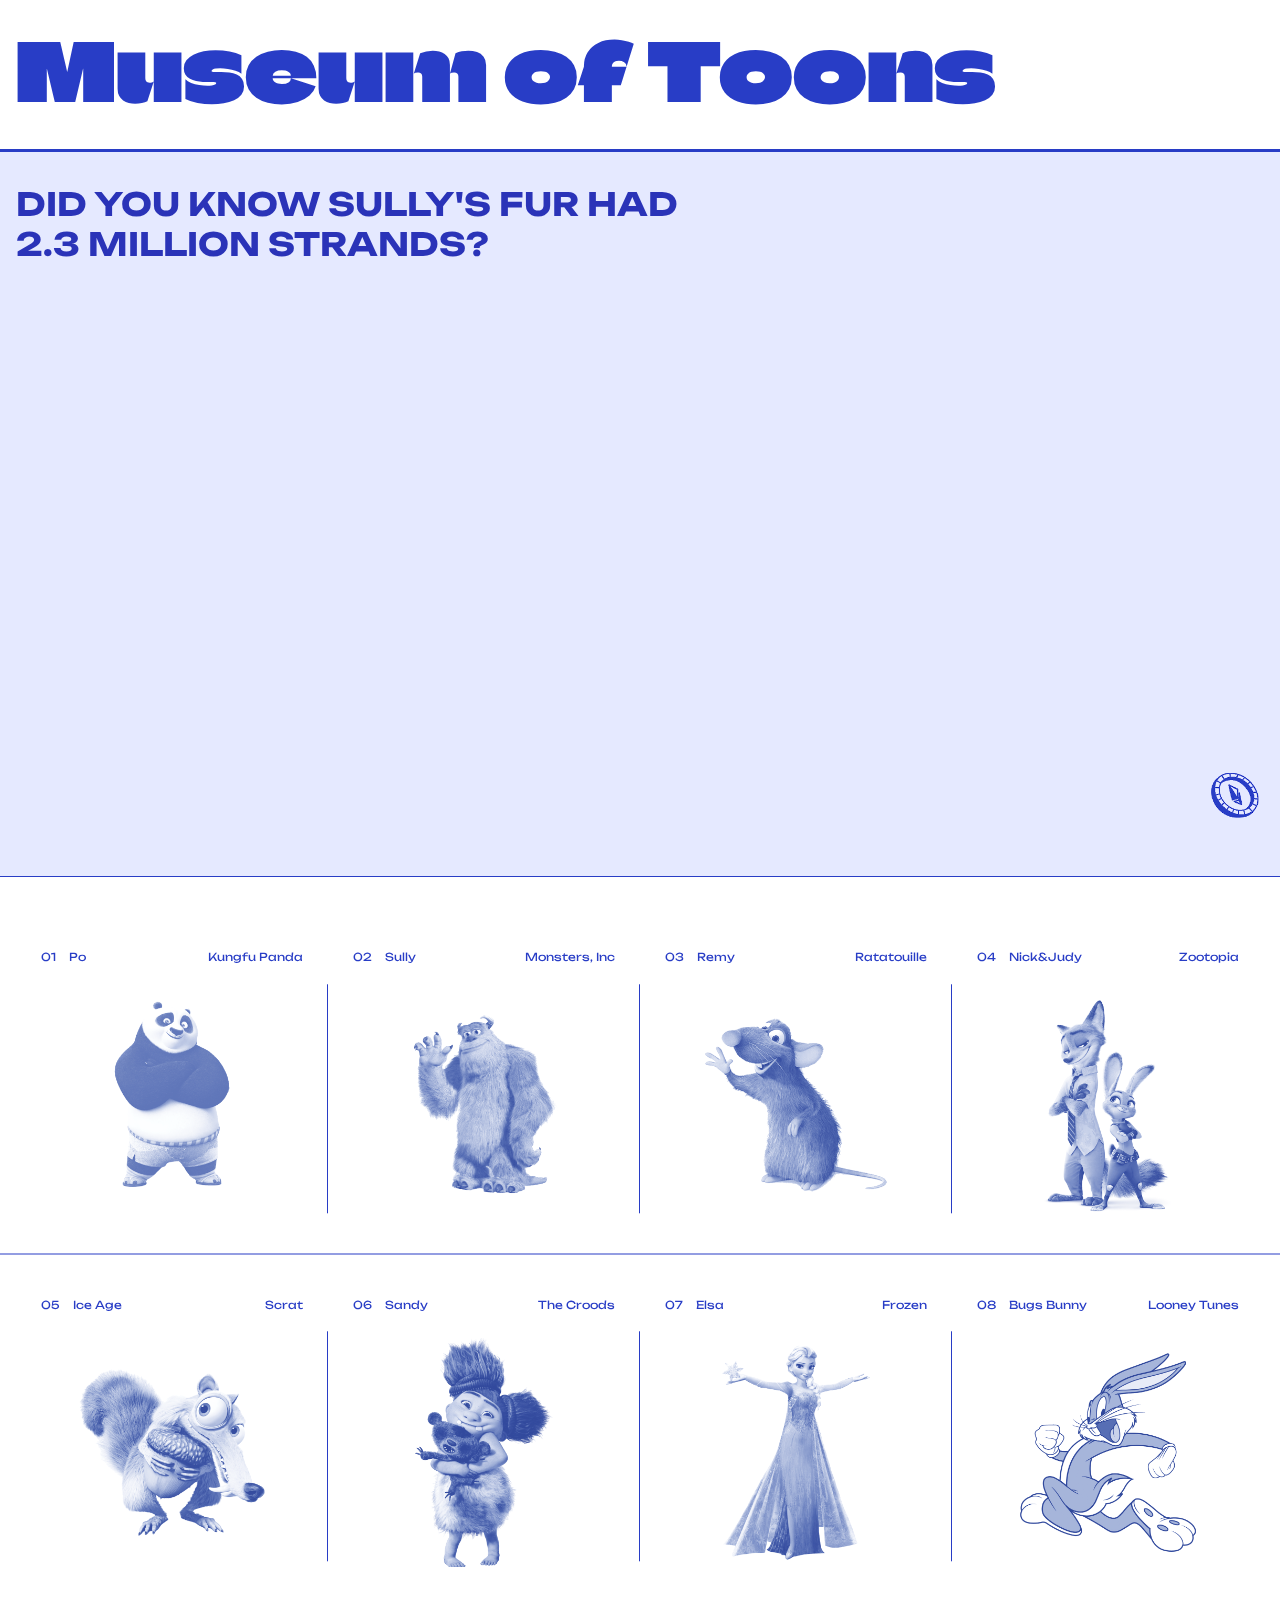
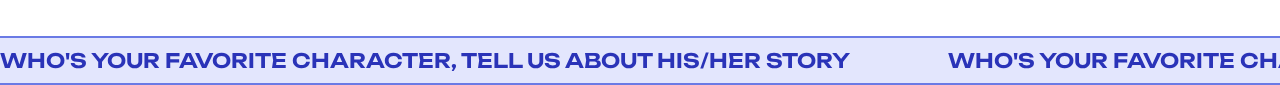
<file: index.html>
<!DOCTYPE html>
<html lang="en">

<head>
    <meta charset="UTF-8">
    <meta name="viewport"
          content="width=device-width,initial-scale=1,minimum-scale=1,maximum-scale=1,user-scalable=no"/>
    <link rel="stylesheet" href="index.css">
    <link rel="stylesheet" href="indexMedia.css">
    <link href="https://fonts.googleapis.com/css2?family=Climate+Crisis&display=swap" rel="stylesheet">
    <link href="https://fonts.googleapis.com/css2?family=Unbounded:wght@100;200;300;400;600;700;900&display=swap"
          rel="stylesheet">

    <title>Museum of Tones</title>
</head>

<body>
<header>
    <h1>Museum of Toons</h1>
</header>
<div class="cartoon">
    <div class="sticky-info">
        <!--            <div class="sticky-info-left">-->
        <!--                 <h3 id="typewriter-title"></h3>-->
        <!--                 <p id="typewriter-body"></p>-->
        <!--            </div>-->
        <div class="fact-wrapper">
            <h3 class="fact-line">Did you know Sully's fur had<br>2.3 million strands?</h3>
            <h3 class="fact-line">Remy’s ratatouille was designed<br>by a real chef!</h3>
            <h3 class="fact-line">Nick Wilde was inspired<br>by 1950s Disney style.</h3>
            <h3 class="fact-line">Scrat’s acorn obsession defined<br>the whole Ice Age!</h3>
            <h3 class="fact-line">Elsa’s snowflake animation<br>has 42 unique shapes.</h3>
        </div>
    </div>
</div>
<div class="cartoon-list">
    <div class="item">
        <div class="title">
            <div class="title-left">
                <span>01</span>
                <span>Po</span>
            </div>
            <div class="title-right">
                <span>Kungfu Panda</span>
            </div>
        </div>
        <a href="infopanda.html"><img src="images/panda.png" alt=""></a>
    </div>
    <div class="item">
        <div class="title">
            <div class="title-left">
                <span>02</span>
                <span>Sully</span>
            </div>
            <div class="title-right">
                <span>Monsters, Inc</span>
            </div>
        </div>
        <a href="infomonster.html"><img src="images/monsters.png" alt=""></a>
    </div>
    <div class="item">
        <div class="title">
            <div class="title-left">
                <span>03</span>
                <span>Remy</span>
            </div>
            <div class="title-right">
                <span>Ratatouille</span>
            </div>
        </div>
        <a href="inforremy.html"><img src="images/ratatouille.png" alt=""></a>
    </div>
    <div class="item">
        <div class="title">
            <div class="title-left">
                <span>04</span>
                <span>Nick&Judy</span>
            </div>
            <div class="title-right">
                <span>Zootopia</span>
            </div>
        </div>
        <a href="infonickjuly.html"><img src="images/zootopia.png" alt=""></a>
    </div>
    <div class="item">
        <div class="title">
            <div class="title-left">
                <span>05</span>
                <span>Ice Age</span>
            </div>
            <div class="title-right">
                <span>Scrat</span>
            </div>
        </div>
        <a href="infoiceage.html"><img src="images/scrat.png" alt=""></a>
    </div>
    <div class="item">
        <div class="title">
            <div class="title-left">
                <span>06</span>
                <span>Sandy</span>
            </div>
            <div class="title-right">
                <span>The Croods</span>
            </div>
        </div>
        <a href="infocroods.html"><img src="images/croods.png" alt=""></a>
    </div>
    <div class="item">
        <div class="title">
            <div class="title-left">
                <span>07</span>
                <span>Elsa</span>
            </div>
            <div class="title-right">
                <span>Frozen</span>
            </div>
        </div>
        <a href="infoforzen.html"><img src="images/frozen.png" alt=""></a>
    </div>
    <div class="item">
        <div class="title">
            <div class="title-left">
                <span>08</span>
                <span>Bugs Bunny</span>
            </div>
            <div class="title-right">
                <span>Looney Tunes</span>
            </div>
        </div>
        <a href="infobugbunny.html"><img src="images/tunes.png" alt=""></a>
    </div>

</div>
<div class="set_icon"><img src="images/container.png" class="icon_set"/></div>
<div class="cartoon-con">


    <div class="cartoon-form">
        <h3 class="form_title">
            <p>Create Your Own Star!</p>
            <div class="close_con">
                <img src="images/close.png"/>
            </div>
        </h3>
        <label>When is the film released?</label>
        <input type="text">
        <label>Which studio produced the film?</label>
        <input type="text">
        <label>Who directed the film?</label>
        <input type="text">
        <label>Who are the main characters?</label>
        <input type="text">
        <label>What is a one-line summary of the movie?</label>
        <input type="text">
        <label>Anything fun you’d like to share about this movie?</label>
        <textarea></textarea>
        <label>Any interview that can help us understand this movie better?</label>
        <textarea></textarea>
        <button class="submit_btn">SUBMIT</button>
    </div>
</div>
<div class="scroll-container">
    <div class="scroll-text">
        WHO'S YOUR FAVORITE CHARACTER, TELL US ABOUT HIS/HER STORY &nbsp;&nbsp;&nbsp;&nbsp;&nbsp;&nbsp;&nbsp;&nbsp;&nbsp;&nbsp;&nbsp;&nbsp;&nbsp;&nbsp;&nbsp;&nbsp;&nbsp;&nbsp;
        WHO'S YOUR FAVORITE CHARACTER, TELL US ABOUT HIS/HER STORY &nbsp;&nbsp;&nbsp;&nbsp;&nbsp;&nbsp;&nbsp;&nbsp;&nbsp;&nbsp;&nbsp;&nbsp;&nbsp;&nbsp;&nbsp;&nbsp;&nbsp;&nbsp;
        WHO'S YOUR FAVORITE CHARACTER, TELL US ABOUT HIS/HER STORY &nbsp;&nbsp;&nbsp;&nbsp;&nbsp;&nbsp;&nbsp;&nbsp;&nbsp;&nbsp;&nbsp;&nbsp;&nbsp;&nbsp;&nbsp;&nbsp;&nbsp;&nbsp;
        WHO'S YOUR FAVORITE CHARACTER, TELL US ABOUT HIS/HER STORY &nbsp;&nbsp;&nbsp;&nbsp;&nbsp;&nbsp;&nbsp;&nbsp;&nbsp;&nbsp;&nbsp;&nbsp;&nbsp;&nbsp;&nbsp;&nbsp;&nbsp;&nbsp;
    </div>
</div>

</body>

<script>
    const titleText = "Initializing character database...";
    const bodyText = "Active files: 8 identities loaded\nHover to preview / Click to unlock file";

    const titleEl = document.getElementById("typewriter-title");
    const bodyEl = document.getElementById("typewriter-body");
    const factLines = document.querySelectorAll(".fact-line");

    let titleIndex = 0;
    let bodyIndex = 0;
    let currentFact = 0;

    // function typeTitle() {
    //   if (titleIndex < titleText.length) {
    //     titleEl.innerHTML += titleText.charAt(titleIndex++);
    //     setTimeout(typeTitle, 65);
    //   } else {
    //     setTimeout(typeBody, 400);
    //   }
    // }

    function typeBody() {
        if (bodyIndex < bodyText.length) {
            const char = bodyText.charAt(bodyIndex++);
            bodyEl.innerHTML += char === "\n" ? "<br>" : char;
            setTimeout(typeBody, 45);
        } else {
            setTimeout(startFactLoop, 800);
        }
    }

    function startFactLoop() {
        factLines.forEach((line, i) => {
            line.classList.remove("active");
        });
        factLines[0].classList.add("active");

        setInterval(() => {
            factLines[currentFact].classList.remove("active");
            currentFact = (currentFact + 1) % factLines.length;
            factLines[currentFact].classList.add("active");
        }, 3500);
    }

    startFactLoop()
    // typeTitle();


    let icon_set = document.querySelector('.icon_set')
    let close_con = document.querySelector('.close_con')
    let cartoon_con = document.querySelector('.cartoon-con')
    let form_state = false
    icon_set.onclick = function () {
        if(!form_state){
            cartoon_con.style.left = '0'
        }else {
            cartoon_con.style.left = '-100%'
        }
        form_state = !form_state
    }
    close_con.onclick = function () {
        if(!form_state){
            cartoon_con.style.left = '0'
        }else {
            cartoon_con.style.left = '-100%'
        }
        form_state = !form_state
    }
</script>
</file>
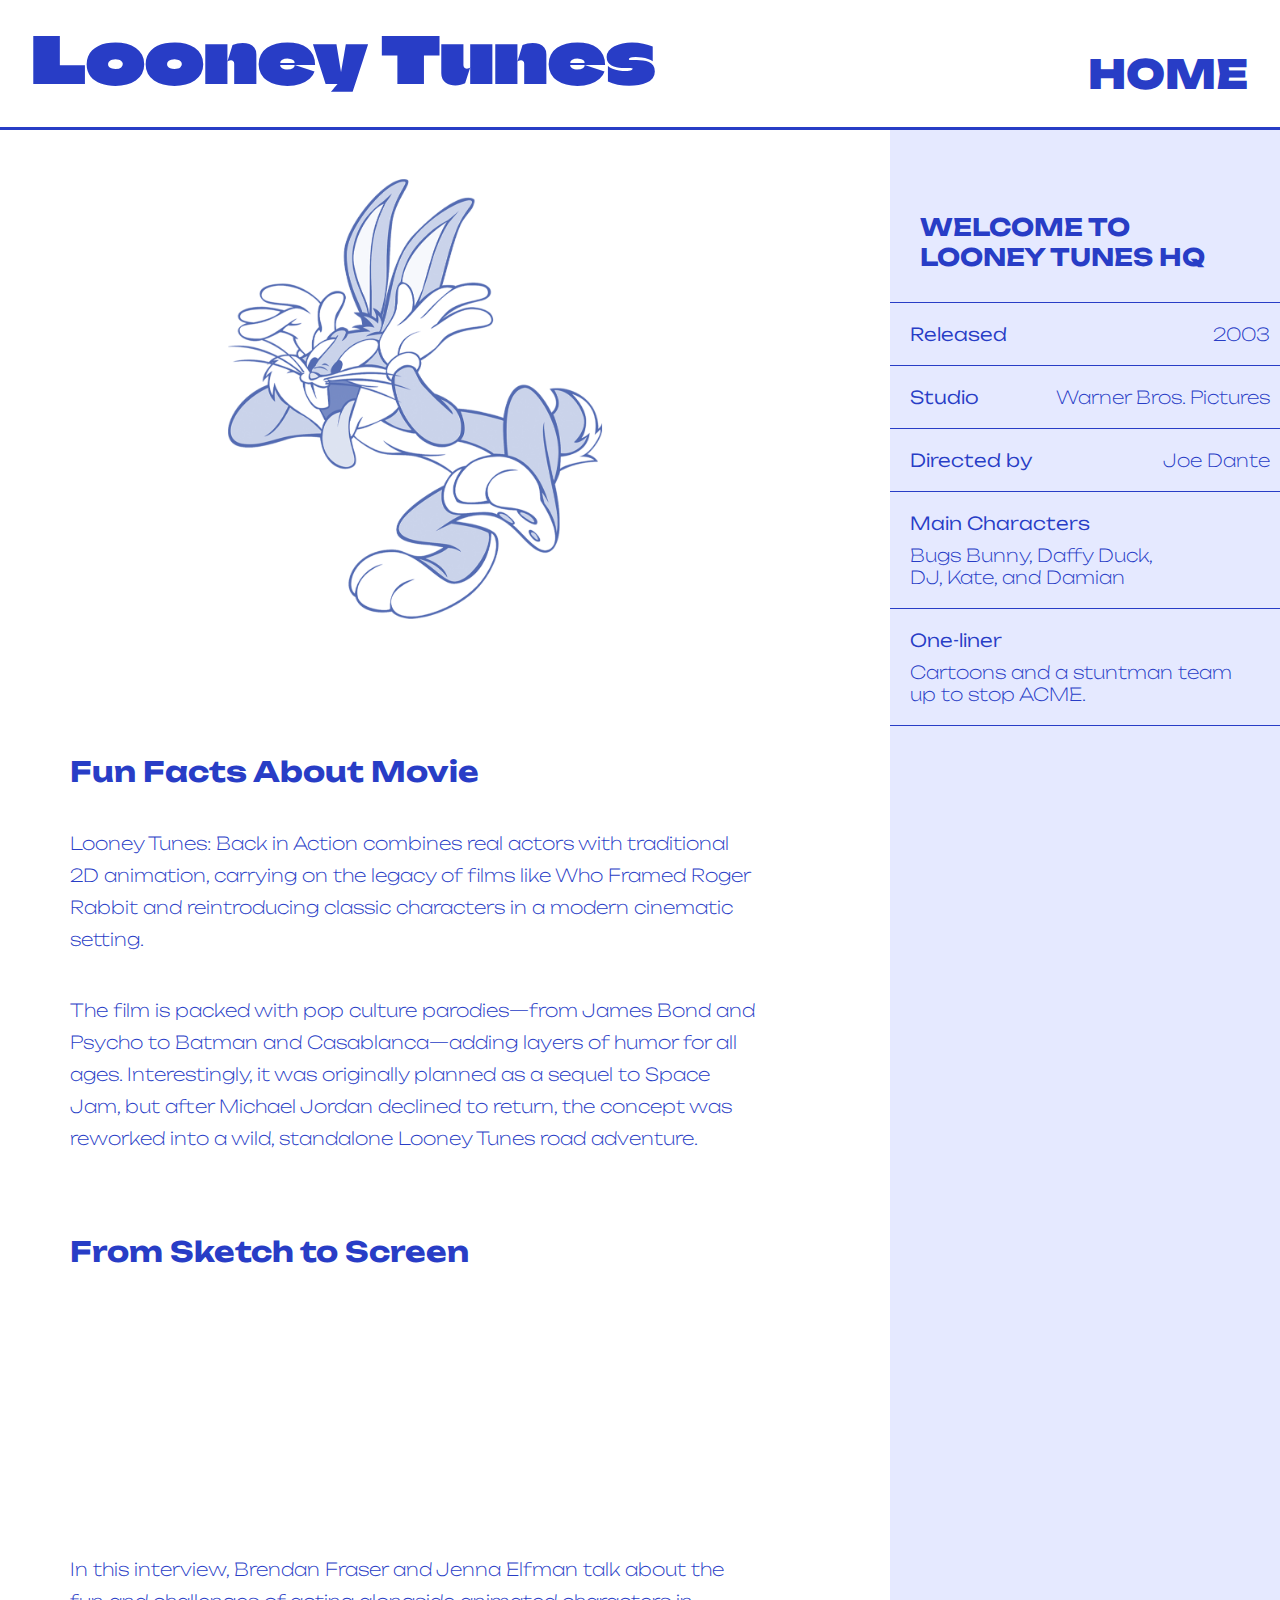
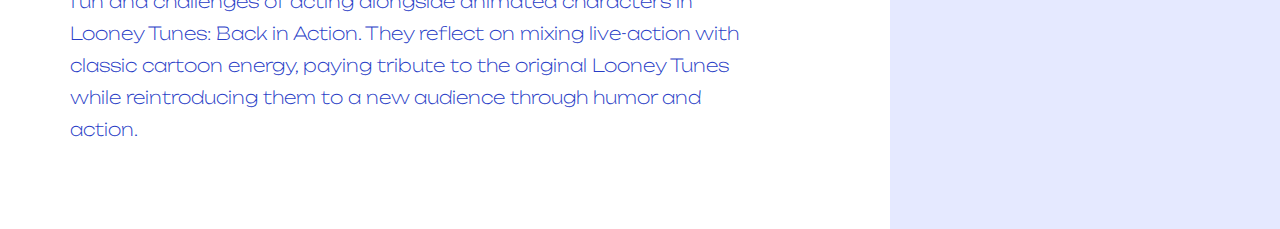
<file: infobugbunny.html>
<!DOCTYPE html>
<html lang="en">

<head>
    <meta charset="UTF-8">
    <meta name="viewport"
        content="width=device-width,initial-scale=1,minimum-scale=1,maximum-scale=1,user-scalable=no" />
    <link rel="stylesheet" href="style.css">
    <link rel="stylesheet" href="media.css">
    <link rel="stylesheet" href="https://fonts.googleapis.com/css?family=Climate Crisis|Unbounded">
    <link href="https://fonts.googleapis.com/css2?family=Unbounded:wght@200&display=swap" rel="stylesheet">
    <link href="https://fonts.googleapis.com/css2?family=Unbounded:wght@300&display=swap" rel="stylesheet">
    <link href="https://fonts.googleapis.com/css2?family=Unbounded:wght@400&display=swap" rel="stylesheet">
    <link href="https://fonts.googleapis.com/css2?family=Unbounded:wght@600&display=swap" rel="stylesheet">
    <link href="https://fonts.googleapis.com/css2?family=Unbounded:wght@900&display=swap" rel="stylesheet">
    <title>Document</title>
</head>

<style>
      #monsterPower {
        margin-bottom: 4em; /* 可根据需要调整数值，比如 24px、32px 等 */
    }
</style>

<body>
    <header class="header-flex">
        <h1 class="title2">Looney Tunes</h1>
        <a href="index.html">Home</a>
    </header>
    <main>
        <div class="main-left">
            <audio src="audio/兔八哥.mov" preload="auto" id="sound"></audio>
            <img src="images/兔八哥.png" alt="Monster Power" id="monsterPower">
            <h3>Fun Facts About Movie</h3>
            <p>
                Looney Tunes: Back in Action combines real actors with traditional 2D animation, 
                carrying on the legacy of films like Who Framed Roger Rabbit and reintroducing 
                classic characters in a modern cinematic setting.

            </p>
            <p>The film is packed with pop culture parodies—from James Bond and Psycho to Batman and Casablanca—adding layers of humor for all ages. 
                Interestingly, it was originally planned as a sequel to Space Jam, but after Michael Jordan declined to return, the concept was reworked into a wild, 
                standalone Looney Tunes road adventure.

            </p>
            <h3>From Sketch to Screen</h3>
            <div class="video-container">
            <iframe class="mt-4"  src="https://www.youtube.com/embed/AjtiFRSgSt4?si=o3Ml6fjMMS87mBWN" title="YouTube video player" frameborder="0" allow="accelerometer; 
                    autoplay; clipboard-write; encrypted-media; gyroscope; picture-in-picture; web-share" referrerpolicy="strict-origin-when-cross-origin" allowfullscreen></iframe>
                </div>
            <p>In this interview, Brendan Fraser and Jenna Elfman talk about the fun and challenges of acting alongside 
                animated characters in Looney Tunes: Back in Action. They reflect on mixing live-action with classic cartoon energy, 
                paying tribute to the original Looney Tunes while reintroducing them to a new audience through humor and action.

            </p>
        </div>
        <div class="main-right">
            <p>Welcome to<br>LOONEY TUNES HQ</p>
            <div class="item">
                <span>Released</span>
                <span>2003</span>
            </div>
            <div class="item">
                <span>Studio</span>
                <span>Warner Bros. Pictures</span>
            </div>
            <div class="item">
                <span>Directed by</span>
                <span>Joe Dante</span>
            </div>
            <div class="item item-col">
                <span>Main Characters</span>
                <span>Bugs Bunny, Daffy Duck, <br>DJ, Kate, and Damian

</span>
            </div>
            <div class="item item-col">
                <span>One-liner</span>
                <span>Cartoons and a stuntman team <br>up to stop ACME.</span>
            </div>
        </div>
    </main>

    <script>
        const hoverElement = document.getElementById('monsterPower');
        const audio = document.getElementById('sound');

        hoverElement.addEventListener('mouseenter', () => {
            audio.play();
        });

        hoverElement.addEventListener('mouseleave', () => {
            audio.pause();
            audio.currentTime = 0; // 将音频回到开始位置
        });
    </script>
</body>

</html>
</file>
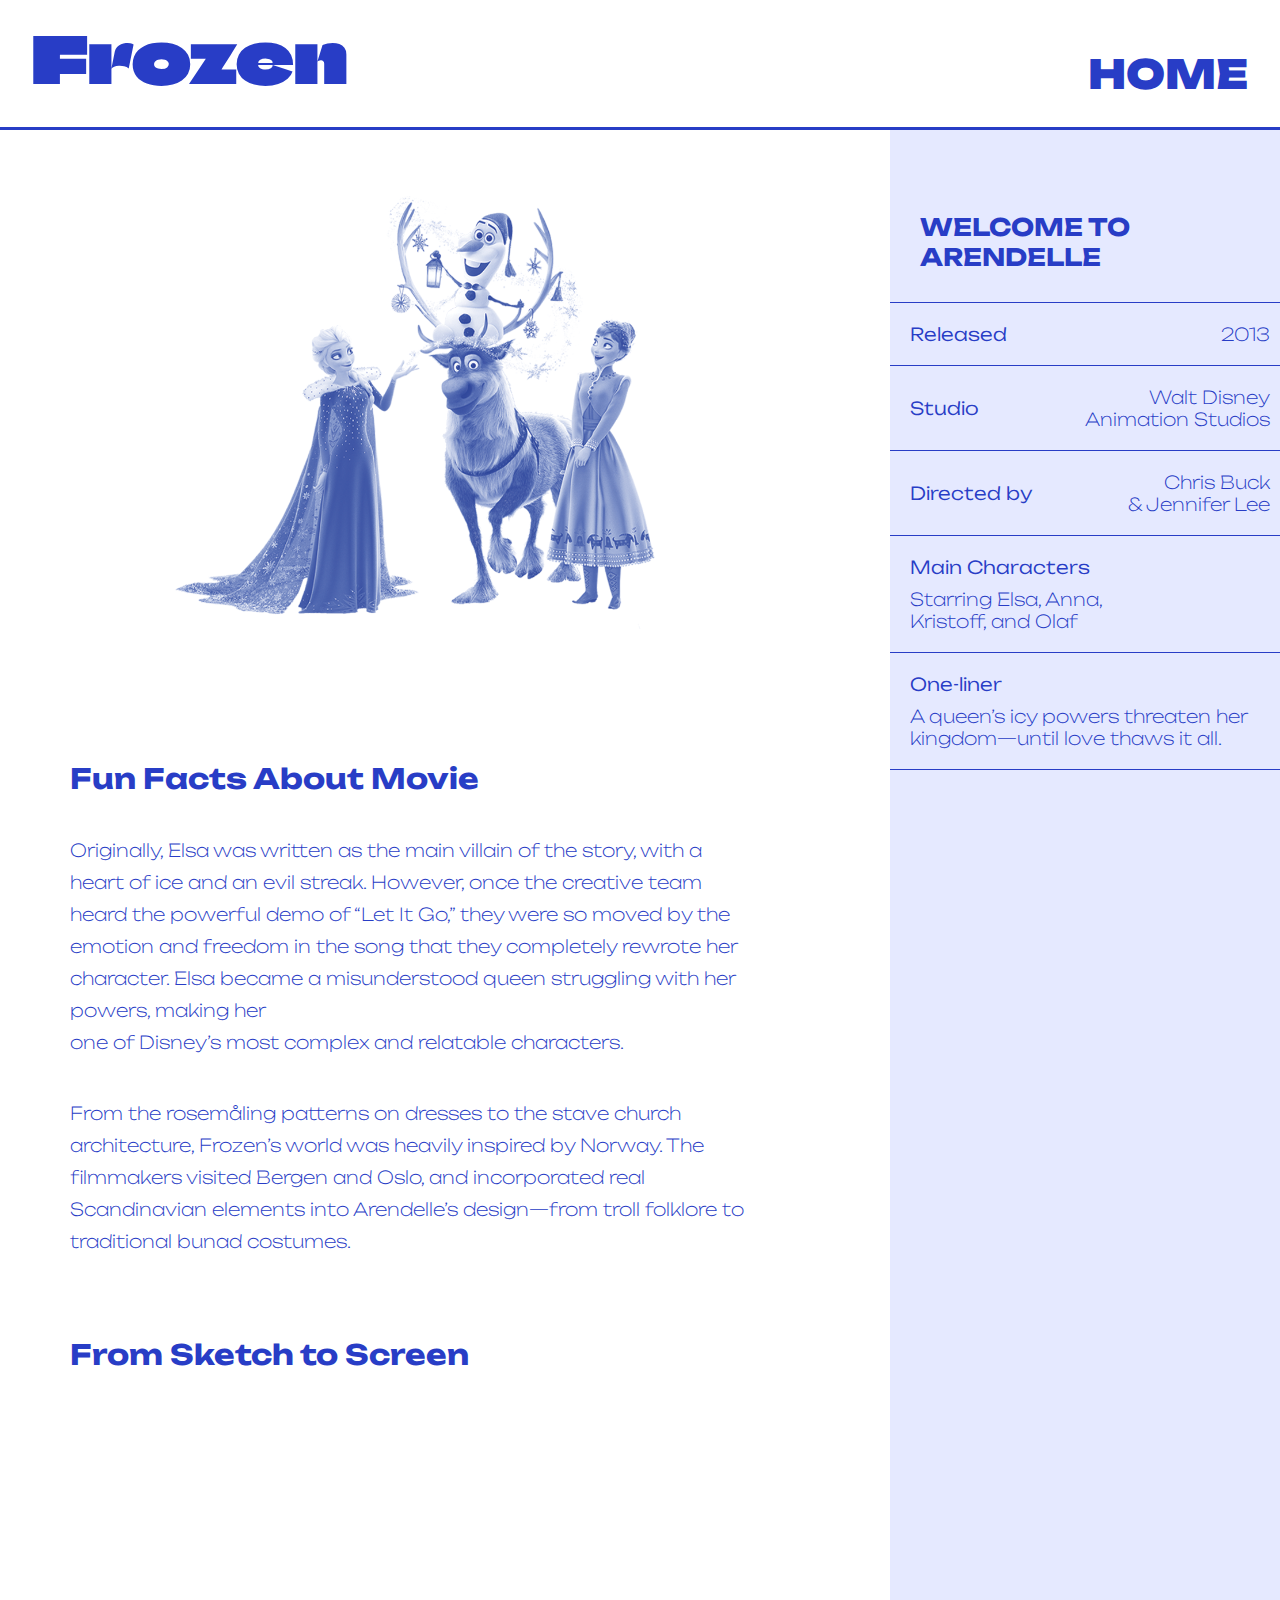
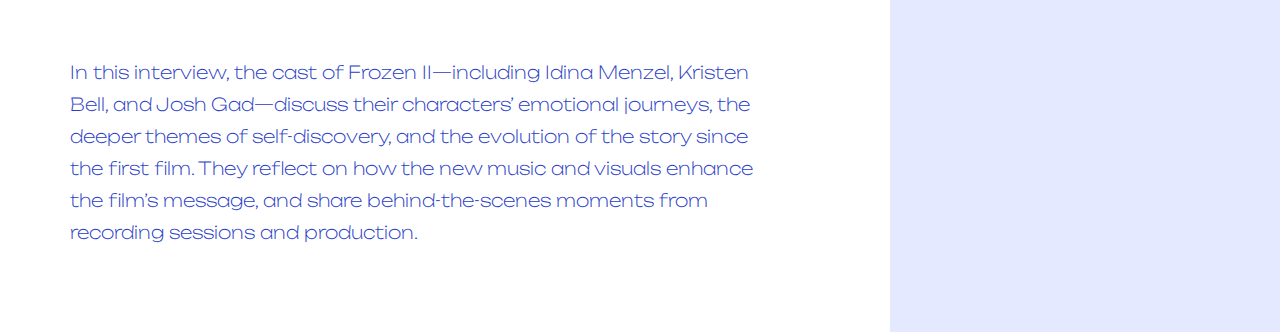
<file: infoforzen.html>
<!DOCTYPE html>
<html lang="en">

<head>
    <meta charset="UTF-8">
    <meta name="viewport"
        content="width=device-width,initial-scale=1,minimum-scale=1,maximum-scale=1,user-scalable=no" />
    <link rel="stylesheet" href="style.css">
    <link rel="stylesheet" href="media.css">
    <link rel="stylesheet" href="https://fonts.googleapis.com/css?family=Climate Crisis|Unbounded">
    <link href="https://fonts.googleapis.com/css2?family=Unbounded:wght@200&display=swap" rel="stylesheet">
    <link href="https://fonts.googleapis.com/css2?family=Unbounded:wght@300&display=swap" rel="stylesheet">
    <link href="https://fonts.googleapis.com/css2?family=Unbounded:wght@400&display=swap" rel="stylesheet">
    <link href="https://fonts.googleapis.com/css2?family=Unbounded:wght@600&display=swap" rel="stylesheet">
    <link href="https://fonts.googleapis.com/css2?family=Unbounded:wght@900&display=swap" rel="stylesheet">
    <title>Document</title>
</head>

<style>
      #monsterPower {
        margin-top: 2em;
        margin-bottom: 3em; /* 可根据需要调整数值，比如 24px、32px 等 */
    }
</style>

<body>
    <header class="header-flex">
        <h1 class="title2">Frozen</h1>
        <a href="index.html">Home</a>
    </header>
    <main>
        <div class="main-left">
            <audio src="audio/冰雪奇缘.m4a" preload="auto" id="sound"></audio>
            <img src="images/冰雪奇缘.png" alt="Monster Power" id="monsterPower">
            <h3>Fun Facts About Movie</h3>
            <p>
                Originally, Elsa was written as the main villain of the story, with a heart of ice and an evil streak. However, once the creative team heard the powerful demo of “Let It Go,” they were so moved by the emotion and freedom in the song that they completely rewrote her character. 
                Elsa became a misunderstood queen struggling with her powers, making her <br>one of Disney’s most complex and relatable characters.
            </p>
            <p>From the rosemåling patterns on dresses to the stave church architecture, Frozen’s world was heavily inspired by Norway. 
                The filmmakers visited Bergen and Oslo, and incorporated real Scandinavian elements into Arendelle’s design—from troll folklore to traditional bunad costumes.

            </p>
            <h3>From Sketch to Screen</h3>
            <div class="video-container">
            <iframe class="mt-4"  src="https://www.youtube.com/embed/CuqTll6KYpw?si=1P8JhNO3TCRAR95z" title="YouTube video player" 
            frameborder="0" allow="accelerometer; autoplay; clipboard-write; encrypted-media; gyroscope; picture-in-picture; web-share" 
            referrerpolicy="strict-origin-when-cross-origin" allowfullscreen></iframe>
             </div>
            <p>In this interview, the cast of Frozen II—including Idina Menzel, Kristen Bell, and Josh Gad—discuss their characters’ emotional journeys, 
                the deeper themes of self-discovery, and the evolution of the story since the first film. They reflect on how the new music and visuals enhance the film’s message, 
                and share behind-the-scenes moments from recording sessions and production.</p>
        </div>
        <div class="main-right">
            <p>Welcome to<br>ARENDELLE</p>
            <div class="item">
                <span>Released</span>
                <span>2013</span>
            </div>
            <div class="item">
                <span>Studio</span>
                <span>Walt Disney<br>Animation Studios</span>
            </div>
            <div class="item">
                <span>Directed by</span>
                <span>Chris Buck <br>&
                    Jennifer Lee</span>
            </div>
            <div class="item item-col">
                <span>Main Characters</span>
                <span>Starring Elsa, Anna,<br>Kristoff, and Olaf</span>
            </div>
            <div class="item item-col">
                <span>One-liner</span>
                <span>A queen’s icy powers threaten her kingdom—until love thaws it all.

                </span>
            </div>
        </div>
    </main>

    <script>
        const hoverElement = document.getElementById('monsterPower');
        const audio = document.getElementById('sound');

        hoverElement.addEventListener('mouseenter', () => {
            audio.play();
        });

        hoverElement.addEventListener('mouseleave', () => {
            audio.pause();
            audio.currentTime = 0; // 将音频回到开始位置
        });
    </script>
</body>

</html>
</file>
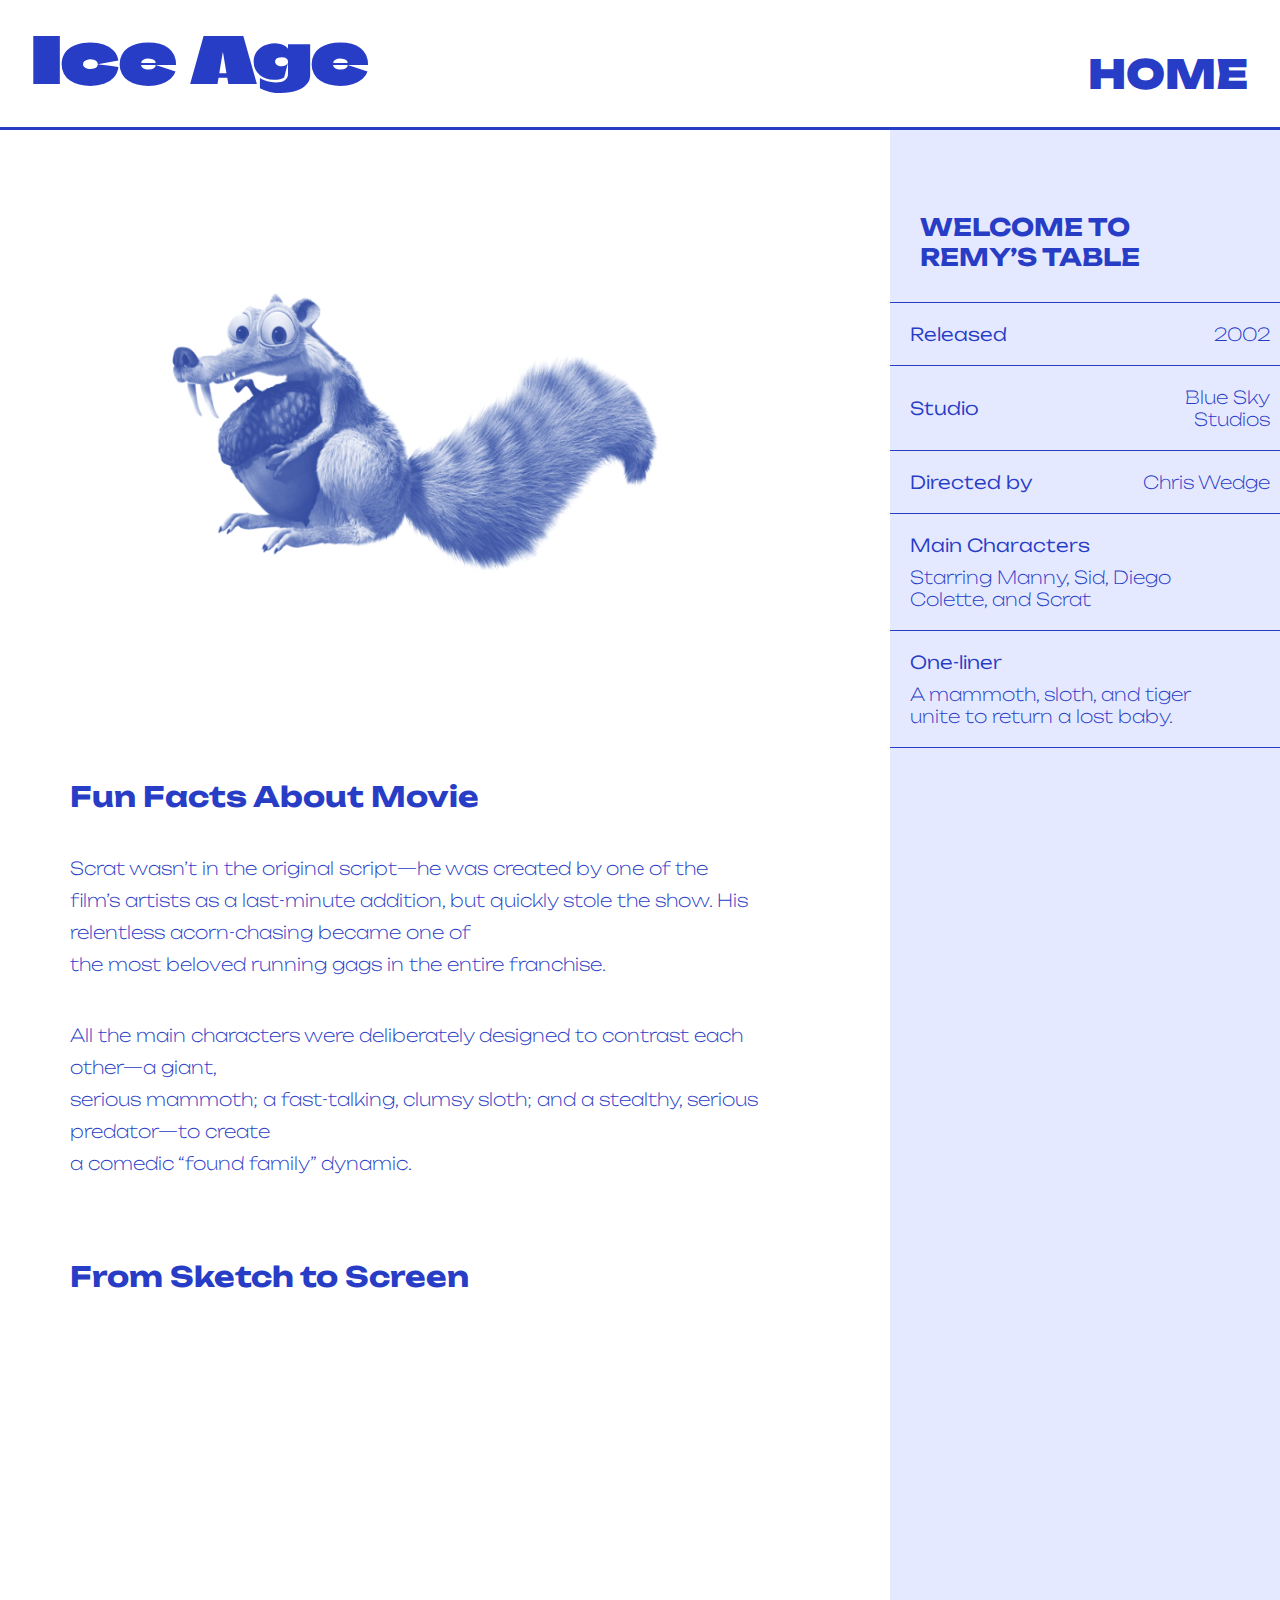
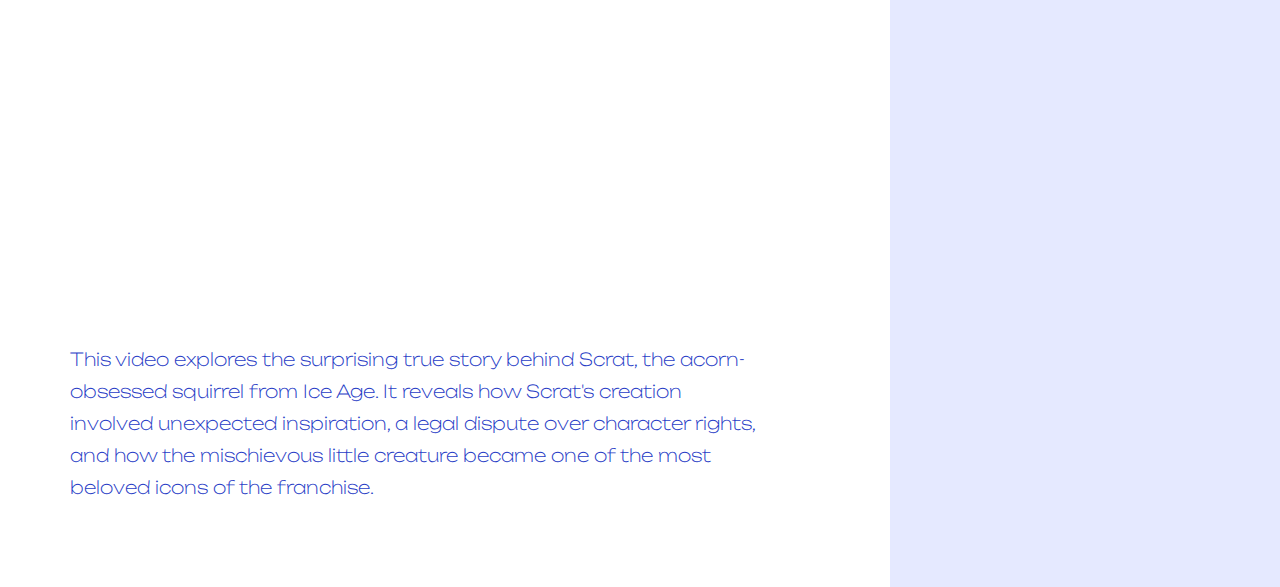
<file: infoiceage.html>
<!DOCTYPE html>
<html lang="en">

<head>
    <meta charset="UTF-8">
    <meta name="viewport"
        content="width=device-width,initial-scale=1,minimum-scale=1,maximum-scale=1,user-scalable=no" />
    <link rel="stylesheet" href="style.css">
    <link rel="stylesheet" href="media.css">
    <link rel="stylesheet" href="https://fonts.googleapis.com/css?family=Climate Crisis|Unbounded">
    <link href="https://fonts.googleapis.com/css2?family=Unbounded:wght@200&display=swap" rel="stylesheet">
    <link href="https://fonts.googleapis.com/css2?family=Unbounded:wght@300&display=swap" rel="stylesheet">
    <link href="https://fonts.googleapis.com/css2?family=Unbounded:wght@400&display=swap" rel="stylesheet">
    <link href="https://fonts.googleapis.com/css2?family=Unbounded:wght@600&display=swap" rel="stylesheet">
    <link href="https://fonts.googleapis.com/css2?family=Unbounded:wght@900&display=swap" rel="stylesheet">
    <title>Document</title>
</head>

<style>
    #monsterPower {
        margin-top: 8em;
        margin-bottom: 11em; /* 可根据需要调整数值，比如 24px、32px 等 */
    }

</style>

<body>
    <header class="header-flex">
        <h1 class="title2">Ice Age</h1>
        <a href="index.html">Home</a>
    </header>
    <main>
        <div class="main-left">
            <audio src="audio/冰河世纪.mov" preload="auto" id="sound"></audio>
            <img src="images/冰河世纪.png" alt="Monster Power" id="monsterPower">
            <h3>Fun Facts About Movie</h3>
            <p>
                Scrat wasn’t in the original script—he was created by one of the film’s artists as a last-minute addition, but quickly stole the show. His relentless acorn-chasing became one of <br>the most beloved running gags in the entire franchise.
            </p>
            <p>All the main characters were deliberately designed to contrast each other—a giant, <br>serious mammoth; a fast-talking, clumsy sloth; and a stealthy, serious predator—to create<br> a comedic “found family” dynamic.</p>
            <h3>From Sketch to Screen</h3>
            <iframe class="mt-4" height="515" src="https://www.youtube.com/embed/_gi4JgbvywQ?si=jorqjLSsa1KZILnZ" 
            title="YouTube video player" frameborder="0" allow="accelerometer; autoplay; clipboard-write; encrypted-media; gyroscope; picture-in-picture; 
            web-share" referrerpolicy="strict-origin-when-cross-origin" allowfullscreen></iframe>
            <p>This video explores the surprising true story behind Scrat, the acorn-obsessed squirrel from Ice Age. 
               It reveals how Scrat's creation involved unexpected inspiration, a legal dispute over character rights, and how the mischievous little creature became one of the most beloved icons of the franchise.

            </p>
        </div>
        <div class="main-right">
            <p>Welcome to<br>Remy’s Table</p>
            <div class="item">
                <span>Released</span>
                <span>2002</span>
            </div>
            <div class="item">
                <span>Studio</span>
                <span>Blue Sky<br>Studios</span>
            </div>
            <div class="item">
                <span>Directed by</span>
                <span>Chris Wedge</span>
            </div>
            <div class="item item-col">
                <span>Main Characters</span>
                <span>Starring Manny, Sid, Diego <br>Colette, and Scrat</span>
            </div>
            <div class="item item-col">
                <span>One-liner</span>
                <span>A mammoth, sloth, and tiger <br>unite to return a lost baby.</span>
            </div>
        </div>
    </main>

    <script>
        const hoverElement = document.getElementById('monsterPower');
        const audio = document.getElementById('sound');

        hoverElement.addEventListener('mouseenter', () => {
            audio.play();
        });

        hoverElement.addEventListener('mouseleave', () => {
            audio.pause();
            audio.currentTime = 0; // 将音频回到开始位置
        });
    </script>
</body>

</html>
</file>
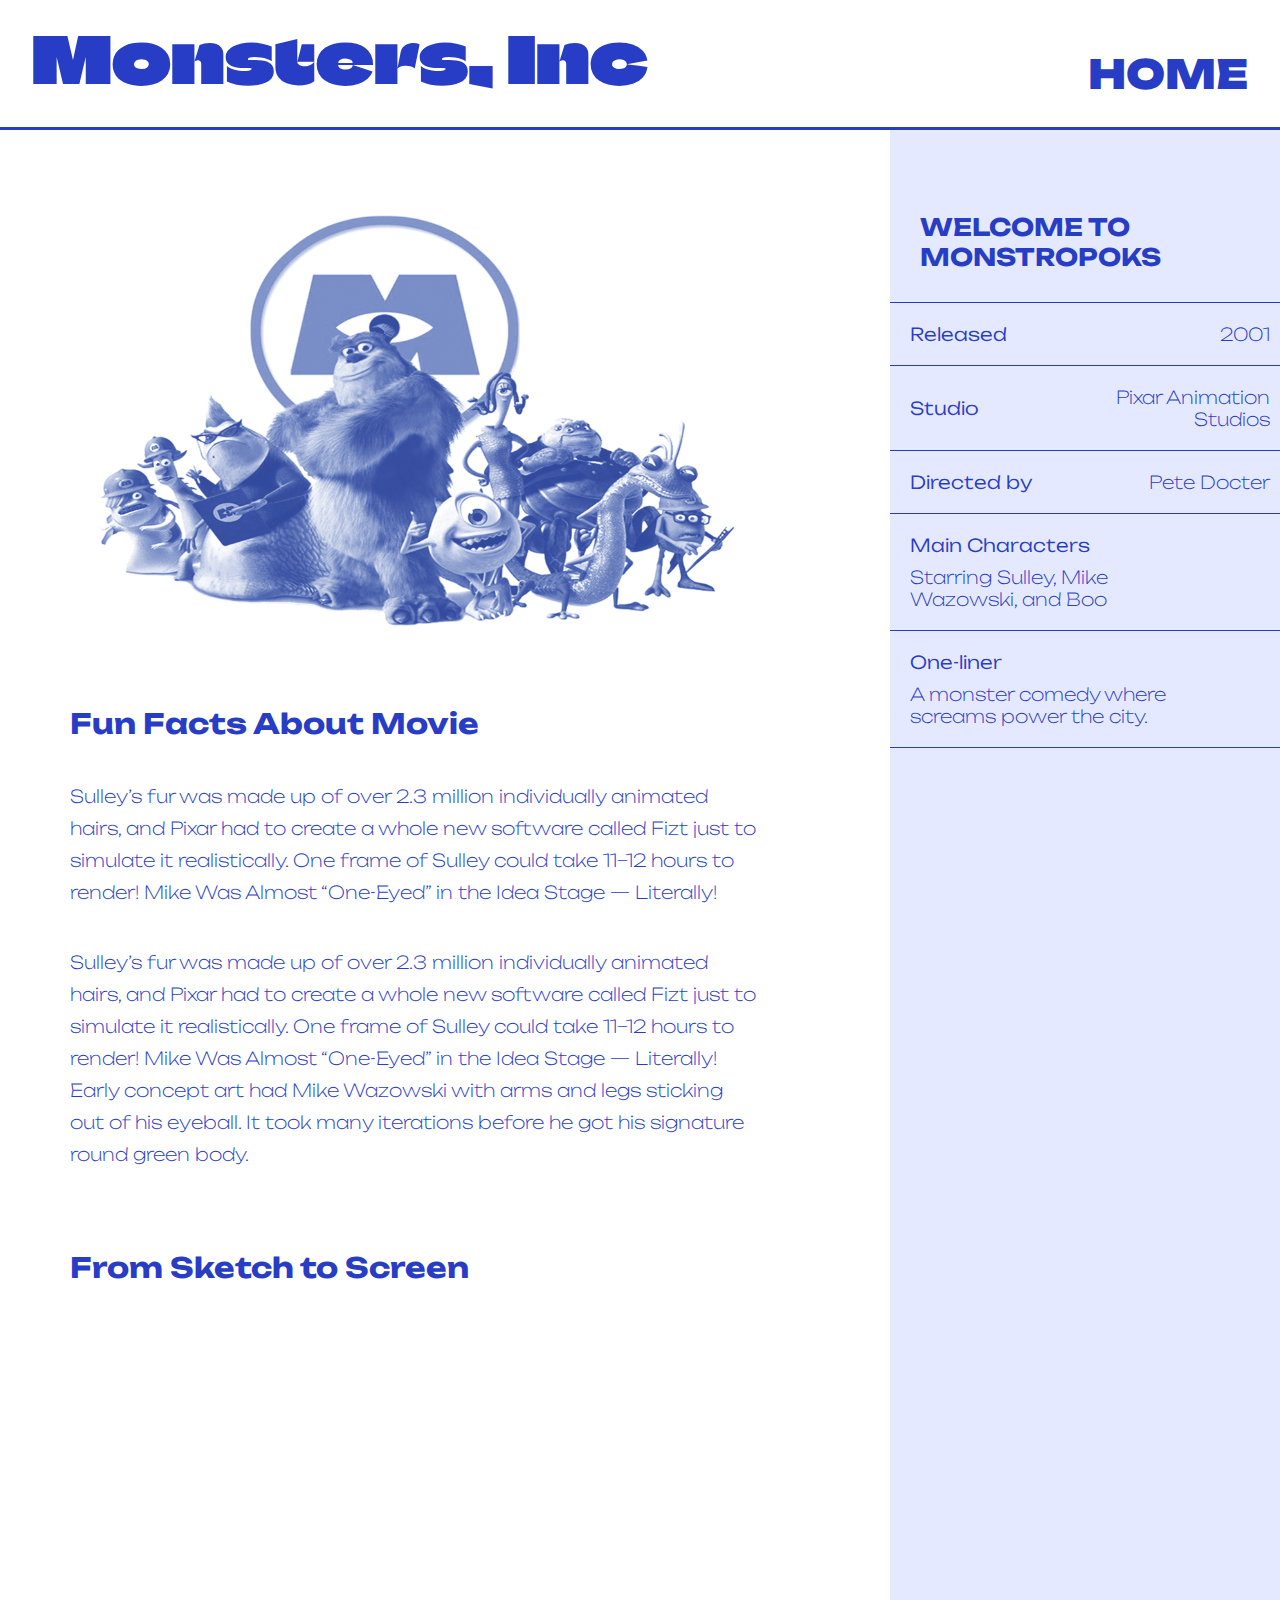
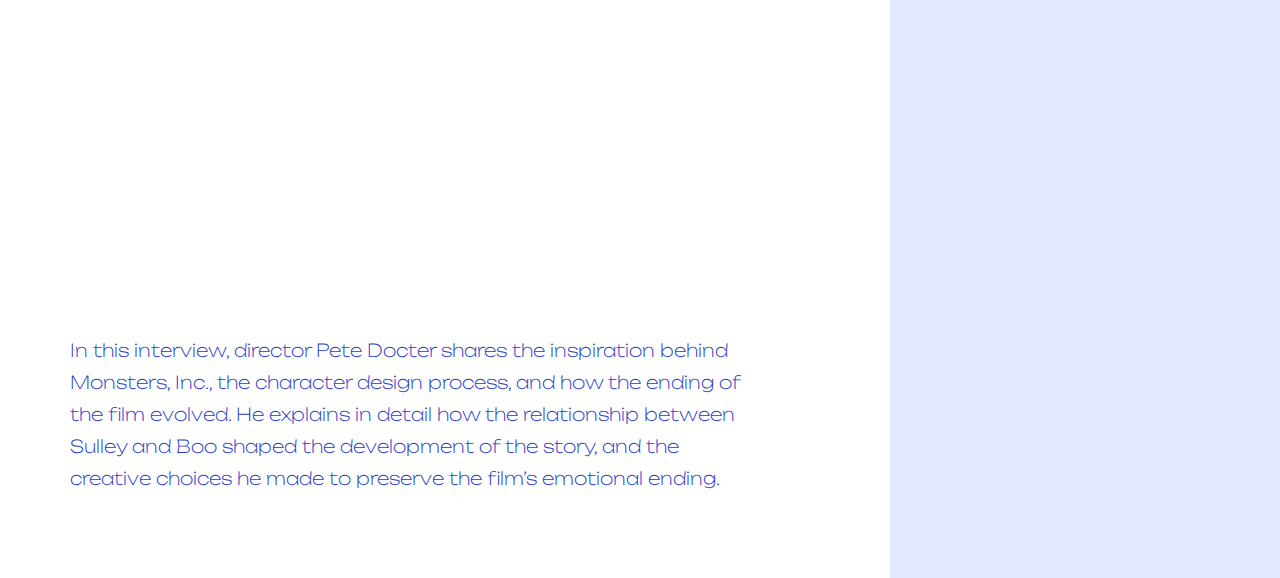
<file: infomonster.html>
<!DOCTYPE html>
<html lang="en">

<head>
    <meta charset="UTF-8">
    <meta name="viewport"
        content="width=device-width,initial-scale=1,minimum-scale=1,maximum-scale=1,user-scalable=no" />
    <link rel="stylesheet" href="style.css">
    <link rel="stylesheet" href="media.css">
    <link rel="stylesheet" href="https://fonts.googleapis.com/css?family=Climate Crisis|Unbounded">
    <link href="https://fonts.googleapis.com/css2?family=Unbounded:wght@200&display=swap" rel="stylesheet">
    <link href="https://fonts.googleapis.com/css2?family=Unbounded:wght@300&display=swap" rel="stylesheet">
    <link href="https://fonts.googleapis.com/css2?family=Unbounded:wght@400&display=swap" rel="stylesheet">
    <link href="https://fonts.googleapis.com/css2?family=Unbounded:wght@600&display=swap" rel="stylesheet">
    <link href="https://fonts.googleapis.com/css2?family=Unbounded:wght@900&display=swap" rel="stylesheet">
    <title>Document</title>
</head>

<style>
      #monsterPower {
        margin-top: 4em;
        margin-bottom: 4em; /* 可根据需要调整数值，比如 24px、32px 等 */
        width: 50vw;
    }
  
</style>

<body>
    <header class="header-flex">
        <h1 class="title2">Monsters, Inc</h1>
        <a href="index.html">Home</a>
    </header>
    <main>
        <div class="main-left">
            <audio src="audio/sound.mp4" preload="auto" id="sound"></audio>
            <img src="images/monsterPower.png" alt="Monster Power" id="monsterPower">
            <h3>Fun Facts About Movie</h3>
            <p>
                Sulley’s fur was made up of over 2.3 million individually animated hairs, and Pixar had to create a
                whole new software called Fizt just to simulate it realistically. One frame of Sulley could take 11–12
                hours to render! Mike Was Almost “One-Eyed” in the Idea Stage — Literally!
            </p>
            <p>Sulley’s fur was made up of over 2.3 million individually animated hairs, and Pixar had to create a whole
                new software called Fizt just to simulate it realistically. One frame of Sulley could take 11–12 hours
                to render! Mike Was Almost “One-Eyed” in the Idea Stage — Literally! Early concept art had Mike Wazowski
                with arms and legs sticking out of his eyeball. It took many iterations before he got his signature
                round green body.</p>
            <h3>From Sketch to Screen</h3>
            <iframe class="mt-4" height="515" src="https://www.youtube.com/embed/8xQwy4TdDaM?si=ALv22cB7IIYYSZ_M"
                title="YouTube video player" frameborder="0"
                allow="accelerometer; autoplay; clipboard-write; encrypted-media; gyroscope; picture-in-picture; web-share"
                referrerpolicy="strict-origin-when-cross-origin" allowfullscreen></iframe>
            <p>In this interview, director Pete Docter shares the inspiration behind Monsters, Inc., the character
                design
                process, and how the ending of the film evolved. He explains in detail how the relationship between
                Sulley
                and Boo shaped the development of the story, and the creative choices he made to preserve the film’s
                emotional ending.</p>
        </div>
        <div class="main-right">
            <p>Welcome to<br>Monstropoks</p>
            <div class="item">
                <span>Released</span>
                <span>2001</span>
            </div>
            <div class="item">
                <span>Studio</span>
                <span>Pixar Animation<br>Studios</span>
            </div>
            <div class="item">
                <span>Directed by</span>
                <span>Pete Docter</span>
            </div>
            <div class="item item-col">
                <span>Main Characters</span>
                <span>Starring Sulley, Mike<br>Wazowski, and Boo</span>
            </div>
            <div class="item item-col">
                <span>One-liner</span>
                <span>A monster comedy where <br>screams power the city.</span>
            </div>
        </div>
    </main>

    <script>
        const hoverElement = document.getElementById('monsterPower');
        const audio = document.getElementById('sound');

        hoverElement.addEventListener('mouseenter', () => {
            audio.play();
        });

        hoverElement.addEventListener('mouseleave', () => {
            audio.pause();
            audio.currentTime = 0; // 将音频回到开始位置
        });
    </script>
</body>

</html>
</file>
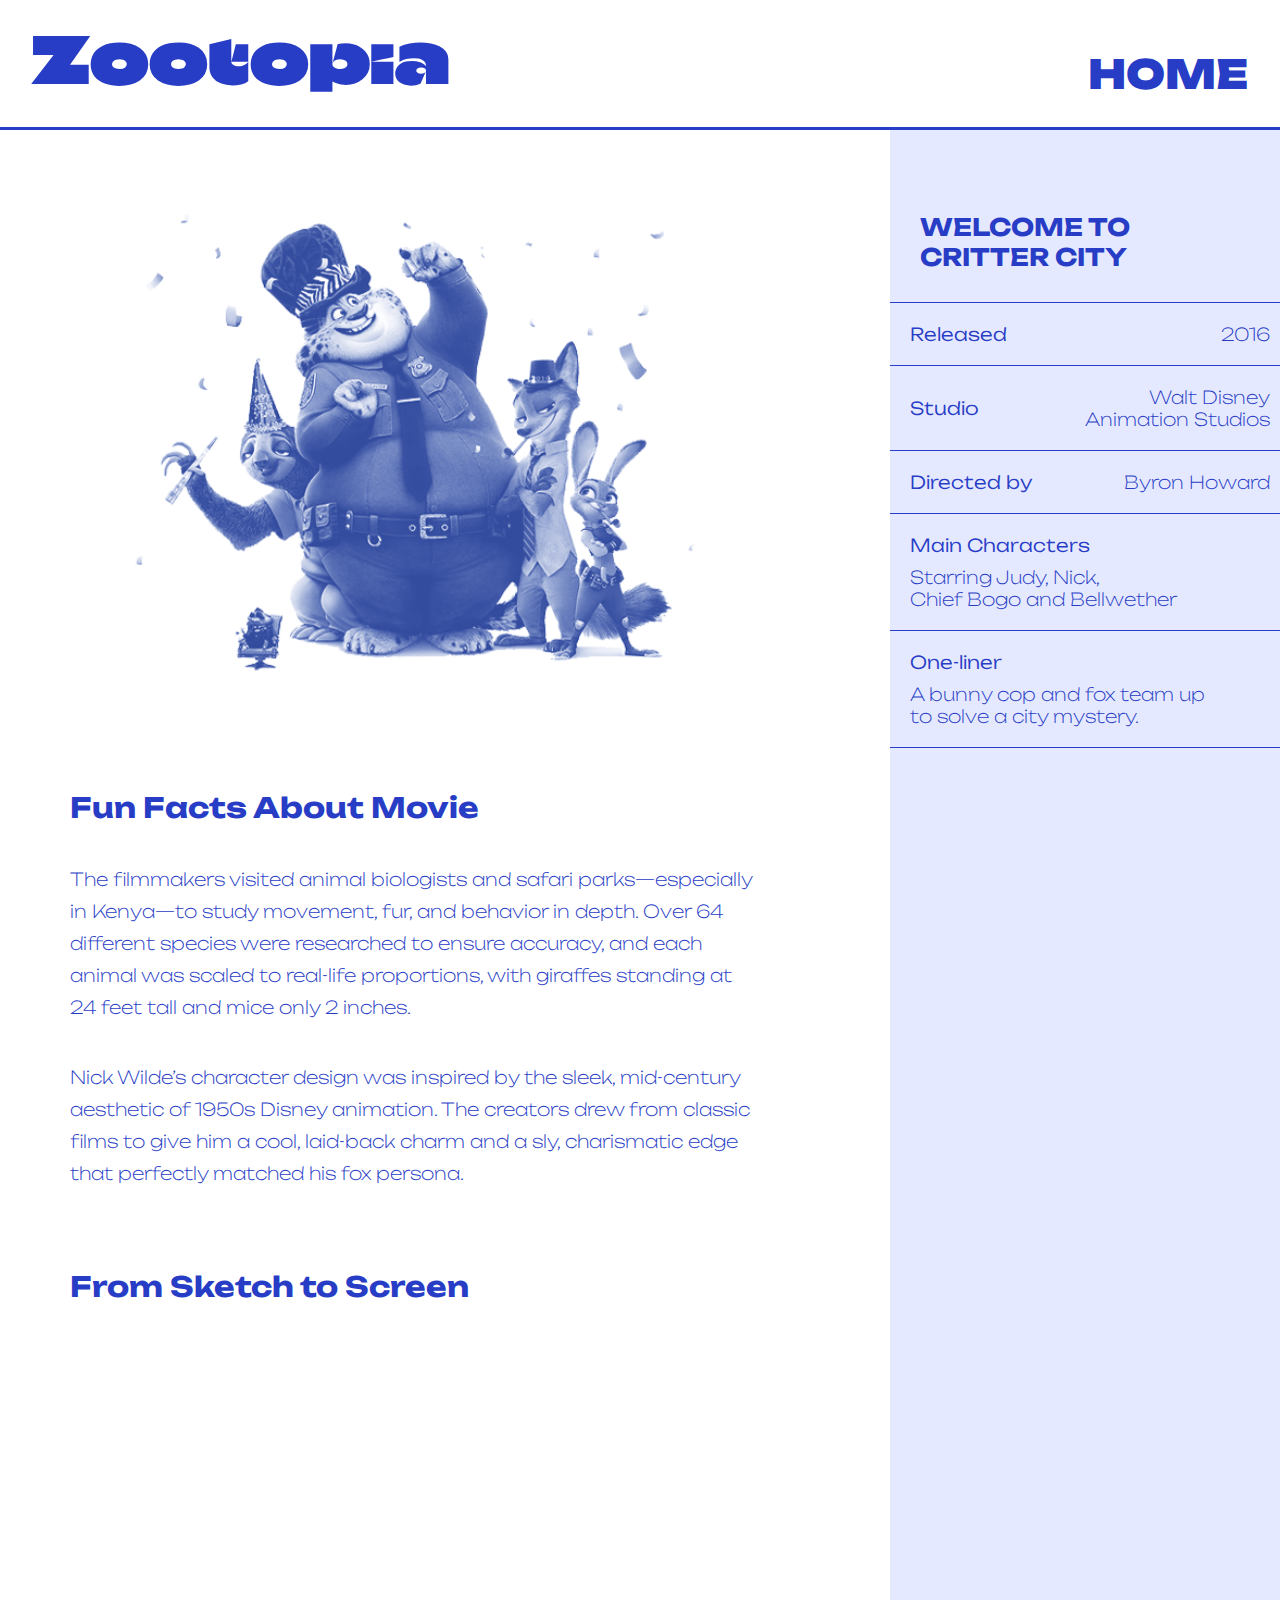
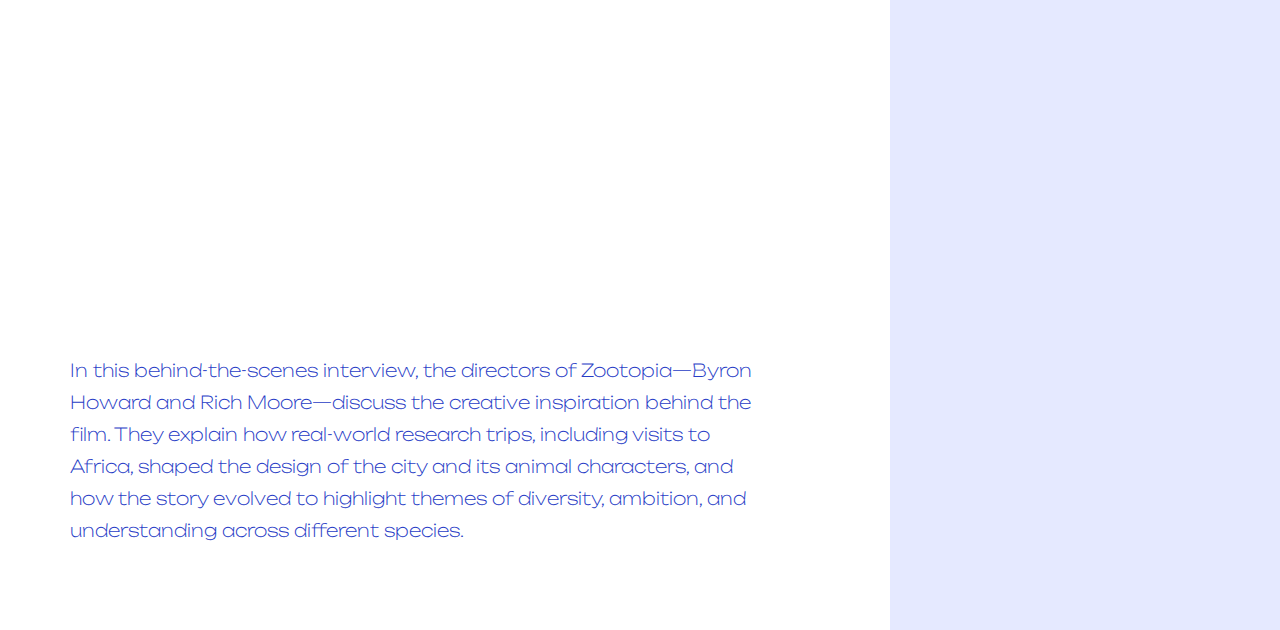
<file: infonickjuly.html>
<!DOCTYPE html>
<html lang="en">

<head>
    <meta charset="UTF-8">
    <meta name="viewport"
        content="width=device-width,initial-scale=1,minimum-scale=1,maximum-scale=1,user-scalable=no" />
    <link rel="stylesheet" href="style.css">
    <link rel="stylesheet" href="media.css">
    <link rel="stylesheet" href="https://fonts.googleapis.com/css?family=Climate Crisis|Unbounded">
    <link href="https://fonts.googleapis.com/css2?family=Unbounded:wght@200&display=swap" rel="stylesheet">
    <link href="https://fonts.googleapis.com/css2?family=Unbounded:wght@300&display=swap" rel="stylesheet">
    <link href="https://fonts.googleapis.com/css2?family=Unbounded:wght@400&display=swap" rel="stylesheet">
    <link href="https://fonts.googleapis.com/css2?family=Unbounded:wght@600&display=swap" rel="stylesheet">
    <link href="https://fonts.googleapis.com/css2?family=Unbounded:wght@900&display=swap" rel="stylesheet">
    <title>Document</title>
</head>

<style>
      #monsterPower {
        margin-top: 3.5em;
        margin-bottom: 7em; /* 可根据需要调整数值，比如 24px、32px 等 */
        width: 45vw;
    }
</style>

<body>
    <header>
        <h1 class="title2">Zootopia</h1>
        <a href="index.html">Home</a>
    </header>
    <main>
        <div class="main-left">
            <audio src="audio/疯狂动物城.mov" preload="auto" id="sound"></audio>
            <img src="images/疯狂动物城合集.png" alt="Monster Power" id="monsterPower">
            <h3>Fun Facts About Movie</h3>
            <p>
                The filmmakers visited animal biologists and safari parks—especially in Kenya—to study movement, fur, and behavior in depth. Over 64 different species were researched to ensure accuracy, and each animal was scaled to real-life proportions, with giraffes standing at 24 feet tall and mice only 2 inches.
            </p>
            <p>Nick Wilde’s character design was inspired by the sleek, mid-century aesthetic of 1950s Disney animation. The creators drew from classic films to give him a cool, laid-back charm and a sly, charismatic edge that perfectly matched his fox persona.
            </p>
            <h3>From Sketch to Screen</h3>
            <iframe class="mt-4" height="515" src="https://www.youtube.com/embed/Q0bGc0jpxtg?si=_2sEyRIBGMSxOJmL" 
            title="YouTube video player" frameborder="0" allow="accelerometer; autoplay; clipboard-write; encrypted-media; gyroscope; picture-in-picture;
             web-share" referrerpolicy="strict-origin-when-cross-origin" allowfullscreen></iframe>
            <p>In this behind-the-scenes interview, the directors of Zootopia—Byron Howard and Rich Moore—discuss the creative inspiration behind the film. They explain how real-world research trips, including visits to Africa, shaped the design of the city and its animal characters, and how the story evolved to highlight themes of diversity, ambition, and understanding across different species.

            </p>
        </div>
        <div class="main-right">
            <p>Welcome to<br>Critter City</p>
            <div class="item">
                <span>Released</span>
                <span>2016</span>
            </div>
            <div class="item">
                <span>Studio</span>
                <span>Walt Disney <br>Animation Studios</span>
            </div>
            <div class="item">
                <span>Directed by</span>
                <span>Byron Howard</span>
            </div>
            <div class="item item-col">
                <span>Main Characters</span>
                <span>Starring Judy, Nick,<br> Chief Bogo and Bellwether</span>
            </div>
            <div class="item item-col">
                <span>One-liner</span>
                <span>A bunny cop and fox team up <br>to solve a city mystery.</span>
            </div>
        </div>
    </main>

    <script>
        const hoverElement = document.getElementById('monsterPower');
        const audio = document.getElementById('sound');

        hoverElement.addEventListener('mouseenter', () => {
            audio.play();
        });

        hoverElement.addEventListener('mouseleave', () => {
            audio.pause();
            audio.currentTime = 0; // 将音频回到开始位置
        });
    </script>
</body>

</html>
</file>
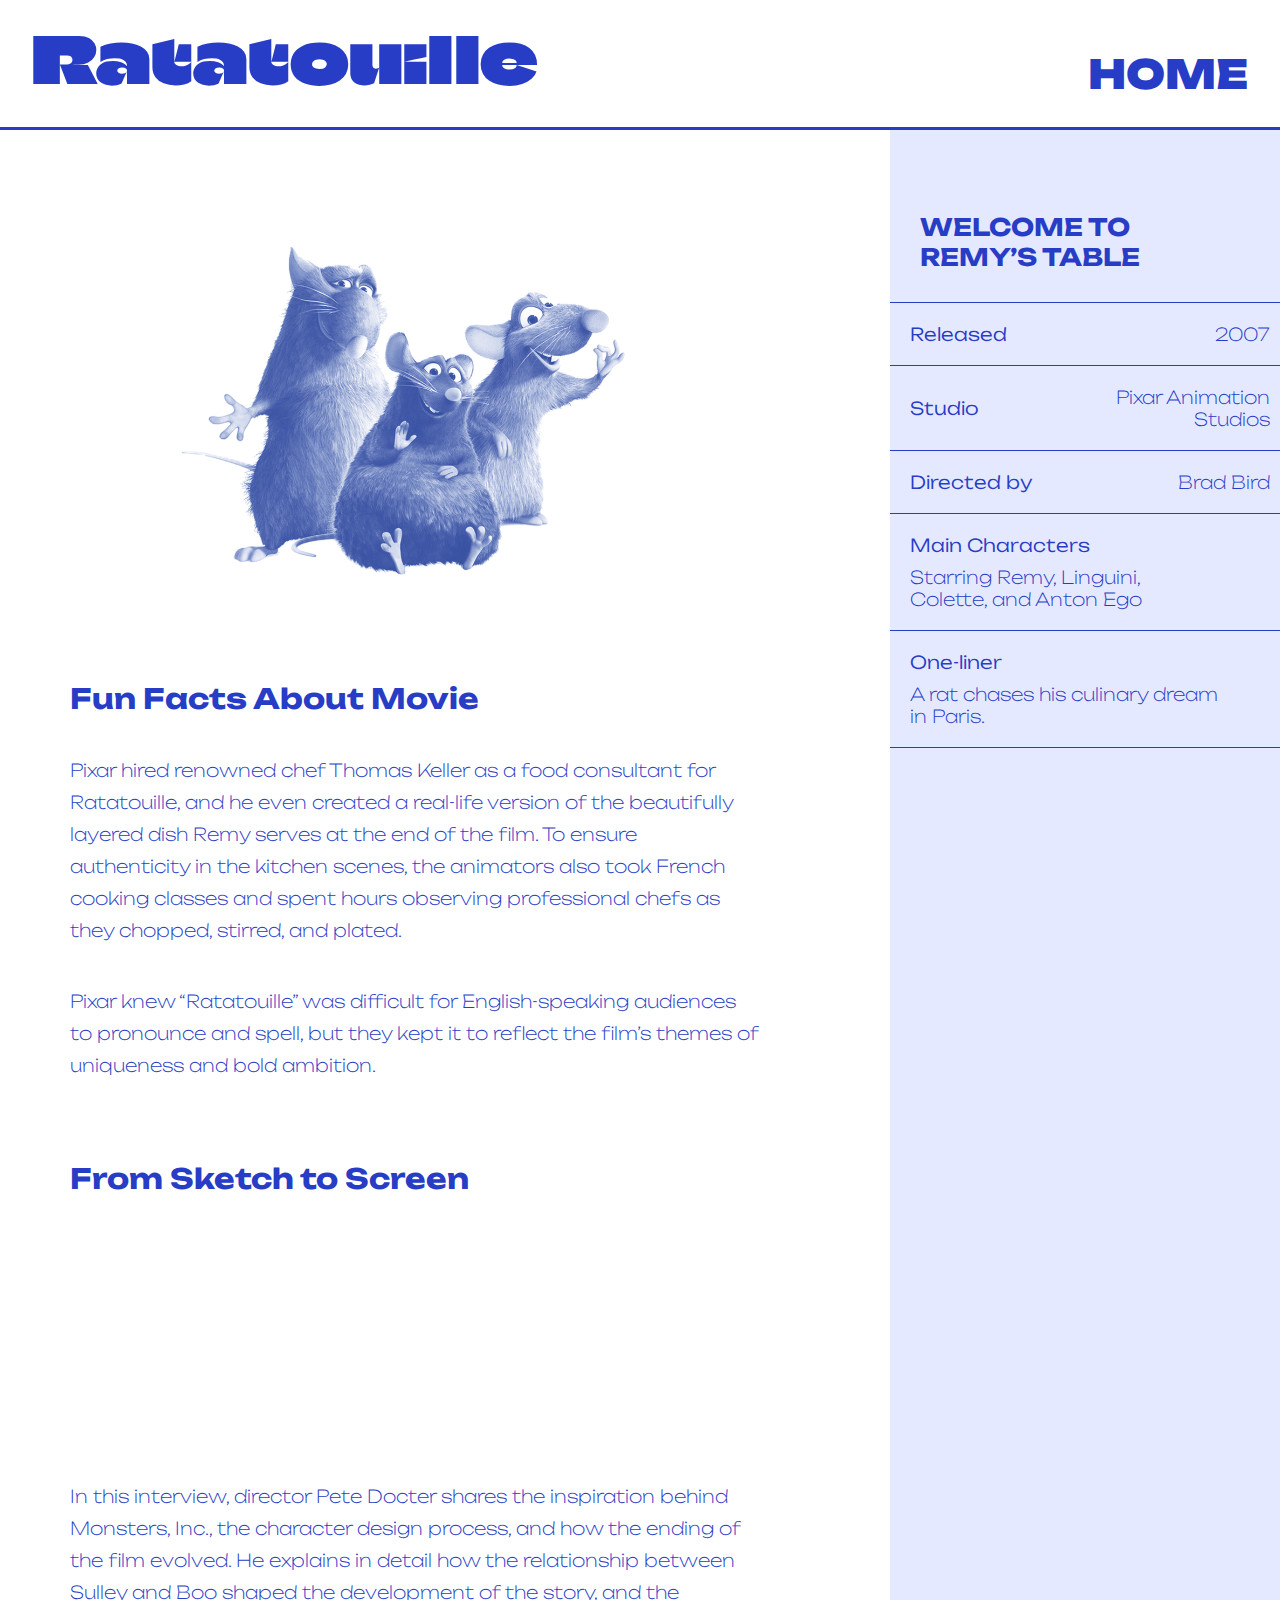
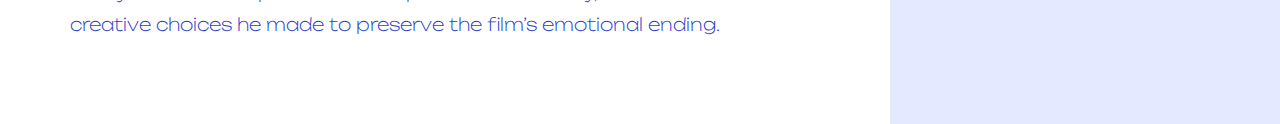
<file: inforremy.html>
<!DOCTYPE html>
<html lang="en">

<head>
    <meta charset="UTF-8">
    <meta name="viewport"
        content="width=device-width,initial-scale=1,minimum-scale=1,maximum-scale=1,user-scalable=no" />
    <link rel="stylesheet" href="style.css">
    <link rel="stylesheet" href="media.css">
    <link rel="stylesheet" href="https://fonts.googleapis.com/css?family=Climate Crisis|Unbounded">
    <link href="https://fonts.googleapis.com/css2?family=Unbounded:wght@200&display=swap" rel="stylesheet">
    <link href="https://fonts.googleapis.com/css2?family=Unbounded:wght@300&display=swap" rel="stylesheet">
    <link href="https://fonts.googleapis.com/css2?family=Unbounded:wght@400&display=swap" rel="stylesheet">
    <link href="https://fonts.googleapis.com/css2?family=Unbounded:wght@600&display=swap" rel="stylesheet">
    <link href="https://fonts.googleapis.com/css2?family=Unbounded:wght@900&display=swap" rel="stylesheet">
    <title>Document</title>
</head>

<style>
    #monsterPower {
        margin-top: 4em;
        margin-bottom: 4em; /* 可根据需要调整数值，比如 24px、32px 等 */
    }

</style>

<body>
    <header class="header-flex">
        <h1 class="title2">Ratatouille</h1>
        <a href="index.html">Home</a>
    </header>
    <main>
        <div class="main-left">
            <audio src="audio/美食总动员.mp4" preload="auto" id="sound"></audio>
            <img src="images/料理鼠王内页.png" alt="Monster Power" id="monsterPower">
            <h3>Fun Facts About Movie</h3>
            <p>
                Pixar hired renowned chef Thomas Keller as a food consultant for Ratatouille, and he even created a real-life version of the beautifully layered dish Remy serves at the end of the film. 
                To ensure authenticity in the kitchen scenes, the animators also took French cooking classes and spent hours observing professional chefs as they chopped, stirred, and plated.
            </p>
            <p>Pixar knew “Ratatouille” was difficult for English-speaking audiences to pronounce and spell, but they kept it to reflect the film’s themes of uniqueness and bold ambition.</p>
            <h3>From Sketch to Screen</h3>
            <div class="video-container">
            <iframe class="mt-4" src="https://www.youtube.com/embed/cmT0J7q8olk?si=bb3fwYsEaYD3thbp" title="YouTube video player" frameborder="0" allow="accelerometer; autoplay; clipboard-write; encrypted-media; gyroscope; picture-in-picture; web-share" referrerpolicy="strict-origin-when-cross-origin" allowfullscreen></iframe>
        </div>
            <p>In this interview, director Pete Docter shares the inspiration behind Monsters, Inc., the character
                design
                process, and how the ending of the film evolved. He explains in detail how the relationship between
                Sulley
                and Boo shaped the development of the story, and the creative choices he made to preserve the film’s
                emotional ending.</p>
        </div>
        <div class="main-right">
            <p>Welcome to<br>Remy’s Table</p>
            <div class="item">
                <span>Released</span>
                <span>2007</span>
            </div>
            <div class="item">
                <span>Studio</span>
                <span>Pixar Animation<br>Studios</span>
            </div>
            <div class="item">
                <span>Directed by</span>
                <span>Brad Bird</span>
            </div>
            <div class="item item-col">
                <span>Main Characters</span>
                <span>Starring Remy, Linguini, <br>Colette, and Anton Ego</span>
            </div>
            <div class="item item-col">
                <span>One-liner</span>
                <span>A rat chases his culinary dream<br> in Paris.</span>
            </div>
        </div>
    </main>

    <script>
        const hoverElement = document.getElementById('monsterPower');
        const audio = document.getElementById('sound');

        hoverElement.addEventListener('mouseenter', () => {
            audio.play();
        });

        hoverElement.addEventListener('mouseleave', () => {
            audio.pause();
            audio.currentTime = 0; // 将音频回到开始位置
        });
    </script>
</body>

</html>
</file>
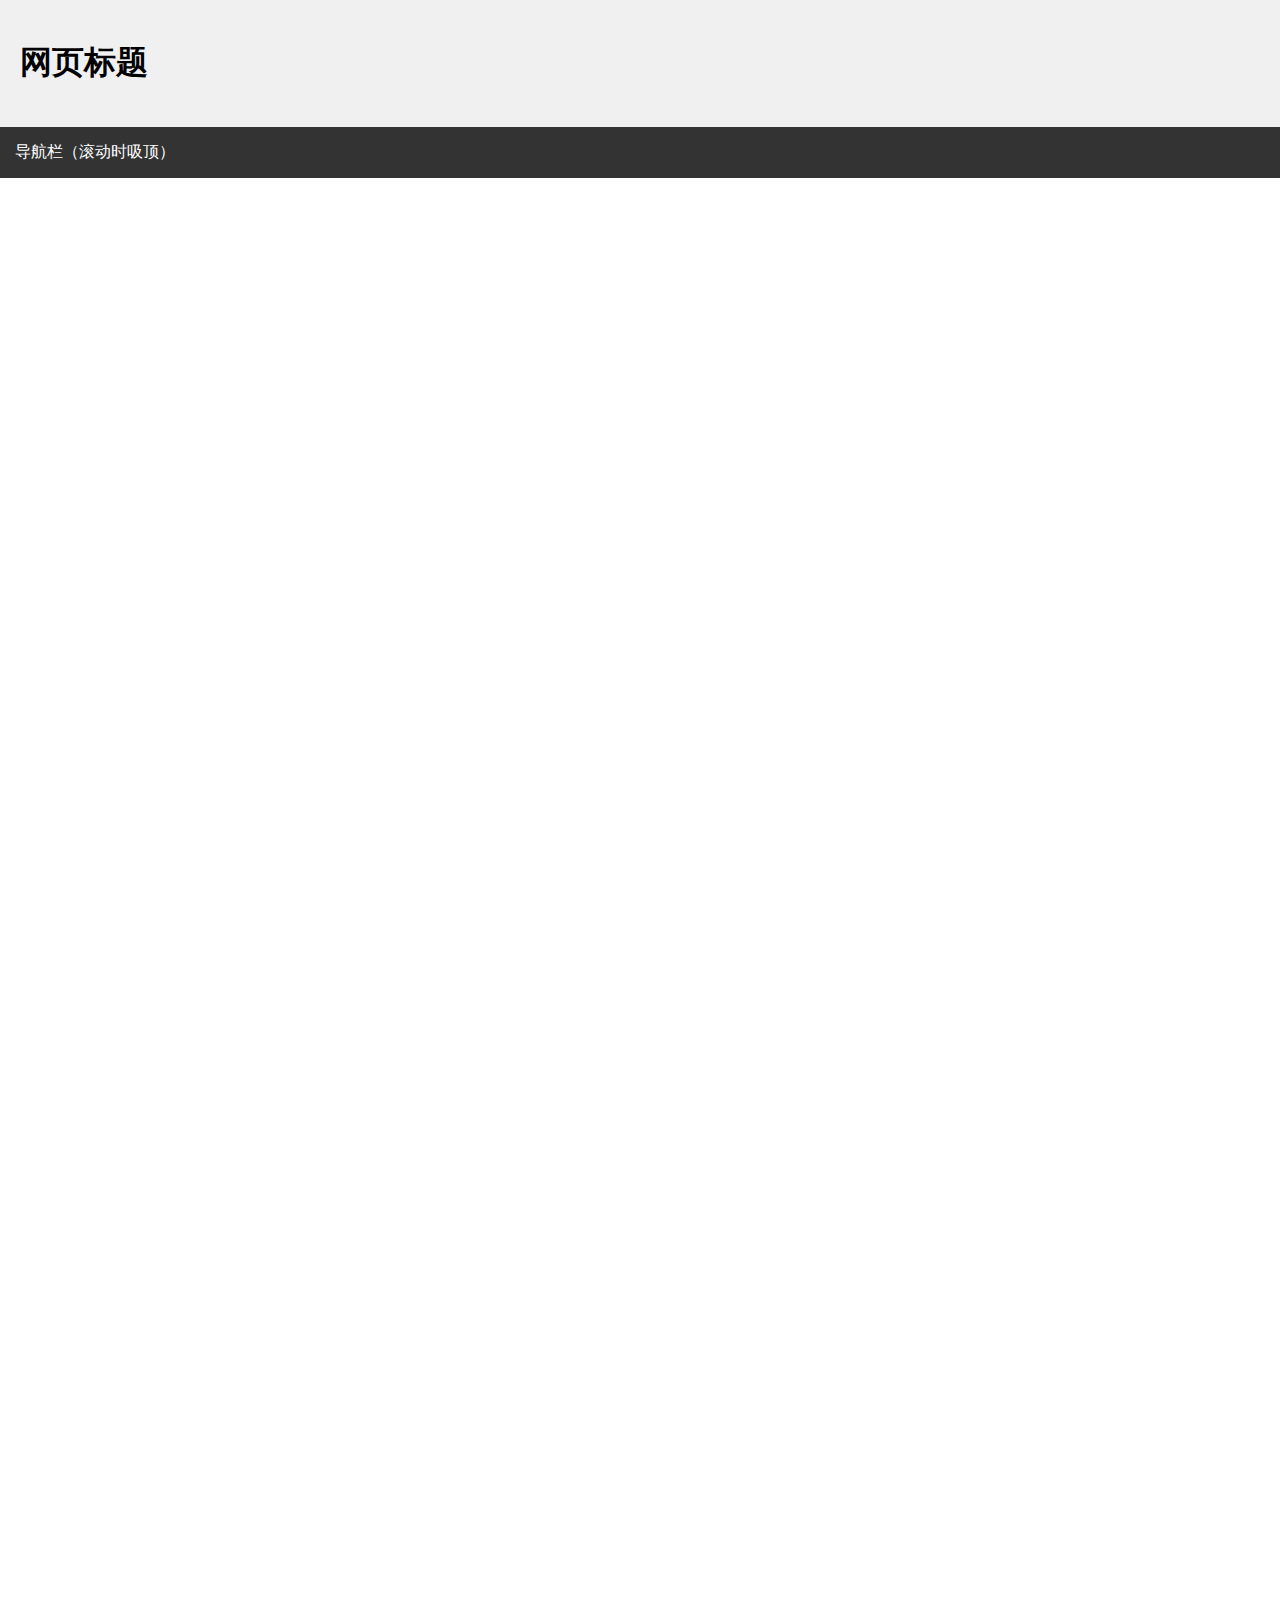
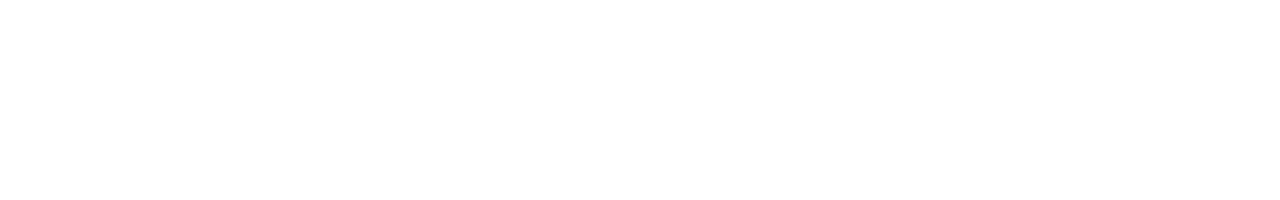
<file: text.html>
<!DOCTYPE html>
<html>

<head>
    <title>Sticky Navbar Demo</title>
    <style>
        /* 基础布局 */
        body {
            margin: 0;
            min-height: 200vh;
            /* 确保页面可滚动 */
        }

        .header {
            background: #f0f0f0;
            padding: 20px;
        }

        /* 粘性导航栏核心代码 */
        .sticky-nav {
            position: -webkit-sticky;
            /* Safari 兼容 */
            position: sticky;
            top: 0;
            /* 触发吸顶的阈值 */
            background: #333;
            color: white;
            padding: 15px;
            z-index: 100;
            /* 防止被后续内容覆盖 */
        }
    </style>
</head>

<body>
    <div class="header">
        <h1>网页标题</h1>
    </div>

    <nav class="sticky-nav">导航栏（滚动时吸顶）</nav>
</body>

</html>
</file>
<file: index.css>
* {
    margin: 0;
    padding: 0;
}

header {
    padding: 1rem 2rem;
    display: flex;
    align-items: center;
    justify-content: space-between;
    border-bottom: 3px solid rgba(40, 61, 198, 1);
}

h1 {
    font-family: "Climate Crisis";
    color: rgba(40, 61, 198, 1);
    font-weight: 400;
    font-size: 106px;
    margin-bottom: 10px;
}

h1.title2 {
    font-size: 64px;
}

/* === Sticky Info Left (Typewriter Text) === */
.sticky-info-left h3 {
    font-family: "Unbounded";
    font-size: 32px;
    font-weight: 600;
    margin-bottom: 1.2em;
    text-transform: uppercase;
}

.sticky-info-left p {
    margin-top: 20em;
    line-height: 1.2;
    font-family: "Unbounded", sans-serif;
    font-size: 22px;
    font-weight: 400;
    color: rgba(40, 61, 198, 1);
    margin-bottom: 1em;
    text-transform: uppercase;
}

#typewriter-title::after,
#typewriter-body::after {
    content: '';
    animation: none;
}

/* === Sticky Info Right (Fact Scroll) === */
.sticky-info-right {
    font-family: "Unbounded";
    font-size: 22px;
    font-weight: 200;
    text-align: right;
    text-transform: uppercase;
    max-width: 550px;
    position: relative;
    height: 3em;
    overflow: hidden;
    color: #2a33b8;
}

.fact-wrapper {
    width: 50%;
    height: 5em;
    font-family: "Unbounded", sans-serif;
    font-size: 22px;
    color: #2a33b8;
    text-align: left;
    padding-top: 2rem;
}

.fact-line {
    opacity: 0;
    position: absolute;
    left: 0;
    transition: opacity 0.6s ease-in-out;
    text-transform: uppercase;
    font-size: 32px;
}

.fact-line.active {
    /*  overflow: auto;*/
    opacity: 1;

}


/* === Cartoon Grid === */
.cartoon {
    height: calc(100vh - 176px);
    background-color: rgba(229, 233, 255, 1);
    padding: 1rem 2rem;
    border-bottom: 1px solid rgba(40, 61, 198, 1);
}

.sticky-info {
    display: flex;
    align-items: flex-start;
    justify-content: space-between;
    position: sticky;
    top: 0;
    color: rgba(40, 61, 198, 1);
}

.cartoon-list {
    position: relative;
    margin-top: 2rem;
    display: flex;
    flex-wrap: wrap;
    justify-content: space-between;
    padding: 2rem;
}

.cartoon-list::before {
    content: "";
    position: absolute;
    width: 100%;
    height: 1px;
    top: 47.5%;
    left: 50%;
    transform: translate(-50%, -50%);
    background: rgba(40, 61, 198, 1);
}

.cartoon-list .item {
    width: 21%;
    padding: 2%;
    text-align: center;
    position: relative;
}

.cartoon-list .item::before {
    content: "";
    position: absolute;
    width: 1px;
    height: 66%;
    top: 50%;
    right: 0;
    transform: translate(0, -50%);
    background: rgba(40, 61, 198, 1);
}

.cartoon-list .item:nth-of-type(4n)::before {
    background: none;
}

.cartoon-list .item .title {
    display: flex;
    justify-content: space-between;
}

.cartoon-list .item .title span {
    color: rgba(40, 61, 198, 1);
    font-family: "Unbounded";
}

.cartoon-list .item .title-left span:nth-of-type(2) {
    margin-left: 10px;
}

.cartoon-list .item img {
    width: 80%;
    transition: all 0.3s;
}

.cartoon-list .item:hover img {
    animation: gelatine 0.8s ease;
}

@keyframes gelatine {
    0%, 100% {
        transform: scale(1, 1);
    }
    20% {
        transform: scale(1.1, 0.9);
    }
    40% {
        transform: scale(0.95, 1.05);
    }
    60% {
        transform: scale(1.05, 0.95);
    }
    80% {
        transform: scale(0.98, 1.02);
    }
}

/* === Scrolling Footer === */
.scroll-container {
    overflow: hidden;
    white-space: nowrap;
    background-color: #e3e6fd;
    border-top: 2px solid #6a7ae5;
    border-bottom: 2px solid #6a7ae5;
    padding: 10px 0;
    position: relative;
    width: 100%;
}

.scroll-text {
    display: inline-block;
    animation: scroll-left 20s linear infinite;
    font-size: 20px;
    font-family: 'Unbounded', sans-serif;
    font-weight: 600;
    color: #2a33b8;
    white-space: nowrap;
}

@keyframes scroll-left {
    0% {
        transform: translateX(0%);
    }
    100% {
        transform: translateX(-50%);
    }
}

.cartoon-con {
    /*padding: 6vw 0;*/
    position: fixed;
    width: 100%;
    height: 100vh;
    overflow-y: auto;
    left: -100%;
    top: 0;
    background: white;
    z-index: 999;
    transition: all 0.8s;
}
.cartoon-con::-webkit-scrollbar{
  width: 0;
}

.set_icon {
    width: 50px;
    position: fixed;
    right: 20px;
    bottom: 80px;
}

.set_icon img {
    width: 100%;
    display: block;
    transition: all 0.3s;
    cursor: pointer;
}

.set_icon img:hover {
    transform: scale(1.1);
}

.cartoon-form {
    width: 80%;
    margin: 40px auto;
    border: 3px solid #2a33b8;
    padding: 40px;
    background: #E5E9FF;
    overflow: hidden;
    transition: all 0.6s;

}

.form_title {
    font-family: "Unbounded";
    font-size: 32px;
    font-weight: 600;
    margin-bottom: 2em;
    text-transform: uppercase;
    color: #2a33b8;
    display: flex;
    justify-content: space-between;
    align-items: center;
}

.cartoon-form input {
    width: 100%;
    margin-top: 10px;
    height: 58px;
    border: 2px solid #2a33b8;
    padding: 5px;
    font-family: "Unbounded";
    font-size: 18px;
    box-sizing: border-box;
    margin-bottom: 40px;
}

.cartoon-form label {
    color: #2a33b8;
    font-family: "Unbounded";
    font-weight: 400;
    font-size: 24px;
}

.cartoon-form textarea {
    width: 100%;
    margin-top: 10px;
    height: 200px;
    border: 2px solid #2a33b8;
    margin-bottom: 40px;
    padding: 5px;
    font-family: "Unbounded";
    font-size: 18px;
    box-sizing: border-box;
}

.submit_btn {
    border: 3px solid #2a33b8;
    font-family: "Unbounded";
    color: #2a33b8;
    background: white;
    display: block;
    padding: 10px 20px;
    margin: 60px auto;
    font-size: 26px;
    border-radius: 10px;
    cursor: pointer;
    transition: all 0.3s;
}

.submit_btn:hover {
    background: #2a33b8;
    color: white;
}
.close_con{
    width: 40px;
    cursor: pointer;
}
.close_con img{
    width: 100%;
}
</file>
<file: indexMedia.css>
@media (max-width: 1424px) {
    .fact-wrapper {
        width: 100%;
        font-size: 18px;
        /*margin-top: 2rem;*/
        font-family: "Unbounded", sans-serif;
        font-weight: 5rem;
    }

    .sticky-info-left p {
        font-size: 18px;
    }

    .cartoon-list {
        font-size: 11px;
    }

    .fact-wrapper {
        width: 100%;
    }

    .sticky-info-left h3 {
        padding-top: 10px;
    }

    h1 {
        font-size: 80px;
    }

    .cartoon {
        padding: 0 1rem;
    }

    .sticky-info {
        display: block;
    }

    .sticky-info-right {
        margin-top: 2rem;
    }

    header {
        padding: 1rem;
    }

    .cartoon-list {
        padding: 1rem;
    }

    header a {
        font-size: 30px;
    }

}

@media (max-width: 900px) {
    #typewriter-title {
        font-size: 28px;
    }

    .cartoon-list {
        font-size: 16px;
    }

    .cartoon {
        height: calc(100vh - 76px);
    }

    .fact-wrapper {
        width: 100%;
        font-size: 20px;
        /*margin-top: 3rem;*/
        font-family: "Unbounded", sans-serif;
        font-weight: 5rem;
        height: 7.5rem;
    }

    iframe {
        width: 100%;
        height: 40vw;
    }

    h1 {
        font-size: 60px;

    }

    h1.title2 {
        font-size: 48px;
    }

    .sticky-info-left h3 {
        font-size: 30px;
        padding-top: 10px;
    }

    .sticky-info-left p,
    header a {
        margin-top: 15rem;
        font-size: 20px;
    }

    .sticky-info-right p {
        font-size: 16px;
    }

    .cartoon-list .item {
        width: 46%;
    }

    .cartoon-list .item:nth-of-type(2n)::before {
        background: none;
    }

    .main-left {
        width: 94%;
        padding: 1% 3%;
    }

    .main-right {
        position: static;
        width: 100%;
    }

    .main-left h3,
    .mt-4 {
        margin-top: 2rem;
    }
    .cartoon-form{
        width: 95%;
        box-sizing: border-box;
    }
    .cartoon-form label {
        color: #2a33b8;
        font-family: "Unbounded";
        font-weight: 400;
        font-size: 20px;

    }
    .set_icon img{
        margin: 10px 10px 0 0;
    }
    .form_title{
        margin-bottom: 20px;
        font-size: 26px;
    }
    .cartoon-form input{
        height: 40px;
        margin-bottom: 20px;
    }
    .cartoon-form textarea{
        height: 150px;
        margin-bottom: 20px;
    }
    .submit_btn{
        margin: 30px auto;
        font-size: 20px;
    }
    .cartoon-form{
        padding: 20px;
    }
}

@media (max-width: 570px) {
    .fact-wrapper {
        width: 100%;
        font-size: 15px;
        /*margin-top: 2rem;*/
        font-family: "Unbounded", sans-serif;
        font-weight: 5rem;
    }

    .cartoon-list {
        font-size: 16px;
        padding: 1rem 1rem 2.5rem 1rem;
    }

    h1 {
        font-size: 50px;
    }

    h1.title2 {
        font-size: 32px;
    }

    .sticky-info-left h3 {
        font-size: 24px;
        padding-top: 10px;
    }
    .fact-line{
        font-size: 24px;
    }

    header {
        padding: 1rem;
    }

    .sticky-info-left p,
    header a {
        font-size: 15px;
    }

    iframe {
        width: 100%;
        height: 50vw;
    }

    .main-left h3,
    .main-right p {
        font-size: 18px;
    }

    .sticky-info-right p,
    .main-left p,
    .main-right .item span {
        font-size: 14px;
    }

    .cartoon-list .item {
        width: 100%;
        border-bottom: 1px solid rgba(40, 61, 198, 1);
    }

    .cartoon-list .item::before,
    .cartoon-list::before {
        background: none;
    }

    .main-left p {
        line-height: 24px;
        margin-top: 1rem;
    }
    .cartoon-form label{
        font-size: 16px;
    }
}
</file>
<file: style.css>
* {
  margin: 0;
  padding: 0;
}
header {
  padding: 1rem 2rem;
  display: flex;
  align-items: center;
  justify-content: space-between;
  border-bottom: 3px solid rgba(40, 61, 198, 1);
}
.header-flex {
  display: flex;
  align-items: center;
  justify-content: space-between;
}
h1 {
  font-family: "Climate Crisis";
  color: rgba(40, 61, 198, 1);
  font-weight: 400;
  font-size: 106px;
  margin-bottom: 10px;
}
h1.title2 {
  font-size: 64px;
}
.sticky-info-left h3 {
  font-family: "Unbounded";
  margin-top: 0.5em;
  font-size: 30px;
  font-weight: 600;
  margin-bottom: 1.2em;
  text-transform: uppercase;
  
}
.sticky-info-left p {

  margin-top: 1.5em;
  line-height: 1.6;
  font-family: "Unbounded", sans-serif;
  font-size: 18px;
  font-weight: 300;
  color: rgba(40, 61, 198, 1);
  max-width: 570px;
  margin-bottom: 1em;
  
  
}

.sticky-info-right p {
  font-family: "Unbounded";
  font-size: 24px;
  font-weight: 200;
  text-align: right;
}
.cartoon {
  height: calc(100vh - 176px);
  background-color: rgba(229, 233, 255, 1);
  padding: 1rem 2rem;
  border-bottom: 1px solid rgba(40, 61, 198, 1);
}
.sticky-info {
  display: flex;
  align-items: flex-end;
  justify-content: space-between;
  position: -webkit-sticky;
  position: sticky;
  top: 0;
  color: rgba(40, 61, 198, 1);
}
.cartoon-list {
  position: relative;
  margin-top: 2rem;
  display: flex;
  align-items: flex-start;
  justify-content: space-between;
  flex-wrap: wrap;
  padding: 2rem;
}
.cartoon-list::before {
  content: "";
  position: absolute;
  width: 100%;
  height: 1px;
  top: 47.5%;
  left: 50%;
  transform: translate(-50%, -50%);
  background: rgba(40, 61, 198, 1);
}
.cartoon-list .item {
  width: 21%;
  padding: 2%;
  position: relative;
  text-align: center;
}
.cartoon-list .item::before {
  content: "";
  position: absolute;
  width: 1px;
  height: 66%;
  top: 50%;
  right: 0;
  transform: translate(0, -50%);
  background: rgba(40, 61, 198, 1);
}
.cartoon-list .item:nth-of-type(4n)::before {
  background: none;
}
.cartoon-list .item .title {
  display: flex;
  align-items: center;
  justify-content: space-between;
}
.cartoon-list .item .title span {
  color: rgba(40, 61, 198, 1);
  font-family: "Unbounded";
}
.cartoon-list .item .title .title-left span:nth-of-type(2) {
  margin-left: 10px;
}
.cartoon-list .item img {
  width: 80%;
  transition: all 0.3s;
}
.cartoon-list .item:hover img {
  animation: gelatine 0.8s ease;
}

@keyframes gelatine {
  0%, 100% {
    transform: scale(1, 1);
  }
  20% {
    transform: scale(1.1, 0.9);
  }
  40% {
    transform: scale(0.95, 1.05);
  }
  60% {
    transform: scale(1.05, 0.95);
  }
  80% {
    transform: scale(0.98, 1.02);
  }
}


.gelatine {
  animation: gelatine 0.5s infinite;
}

header a {
  font-family: "Unbounded";
  font-size: 40px;
  font-weight: 900;
  color: rgba(40, 61, 198, 1);
  text-transform: uppercase;
  text-decoration: none;
  margin-top: 20px;
}
main {
  position: relative;
}
.main-left {
  width: calc(100% - 590px);
  padding: 20px 120px 20px 70px;
}
.main-left img {
  display: block;
  width: 80%;
  margin: 0 auto;
}
iframe {
  width: 100%;
}
.mt-4 {
  margin-top: 4rem;
}
.main-left h3 {
  margin-top: 5rem;
  font-family: "Unbounded";
  font-size: 28px;
  font-weight: 700;
  color: rgba(40, 61, 198, 1);
  margin-bottom: 1em;
}
.main-left p {
  margin-top: 2.4rem;
  font-size: 18px;
  color: rgba(40, 61, 198, 1);
  line-height: 32px;
  font-family: "Unbounded", sans-serif;
  font-weight: 100;
  
}
.main-right {
  width: 390px;
  padding: 2rem 0;
  background-color: rgba(229, 233, 255, 1);
  position: absolute;
  right: 0;
  top: 0;
  height: 100%;
}
.main-right p {
  font-family: "Unbounded";
  font-size: 24px;
  color: rgba(40, 61, 198, 1);
  padding: 50px 10px 30px 30px;
  text-transform: uppercase;
  border-bottom: 1px solid rgba(40, 61, 198, 1);
  font-weight: 700;
}
.main-right .item {
  border-bottom: 1px solid rgba(40, 61, 198, 1);
  padding: 20px 10px 20px 20px;
  display: flex;
  align-items: center;
  justify-content: space-between;
}
.main-right .item.item-col {
  display: block;
}
.main-right .item span {
  font-size: 18px;
  color: rgba(40, 61, 198, 1);
  text-align: right;
  font-family: "Unbounded", sans-serif;
  font-weight: 200;
}
.main-right .item span:nth-of-type(1) {
  font-weight: 300;
}
.main-right .item.item-col span {
  display: block;
  text-align: left;
}
.main-right .item.item-col span:nth-of-type(2) {
  margin-top: 10px;
}
.scroll-container {
  overflow: hidden;
  white-space: nowrap;
  background-color: #e3e6fd;
  border-top: 2px solid #6a7ae5;
  border-bottom: 2px solid #6a7ae5;
  padding: 10px 0;
  position: relative;
  width: 100%;
}

.scroll-text {
  display: inline-block;
  animation: scroll-left 20s linear infinite;
  font-size: 20px;
  font-family: 'Unbounded', sans-serif;
  font-weight: 600;
  color: #2a33b8;
  white-space: nowrap;
}

@keyframes scroll-left {
  0% {
    transform: translateX(0%);
  }
  100% {
    transform: translateX(-50%);
  }
}
</file>
<file: media.css>
@media (max-width: 1024px) {
  h1 {
    font-size: 80px;
  }
  .cartoon {
    padding: 0 1rem;
  }
  .sticky-info {
    display: block;
  }
  .sticky-info-right {
    margin-top: 2rem;
  }
  .cartoon-list {
    padding: 1rem;
  }
  header a {
    font-size: 30px;
  }
}
@media (max-width: 768px) {
  h1 {
    font-size: 60px;
  }
  h1.title2 {
    font-size: 48px;
  }
  .sticky-info-left h3 {
    font-size: 30px;
  }
  .sticky-info-left p,
  header a {
    font-size: 24px;
  }
  .sticky-info-right p {
    font-size: 16px;
  }
  .cartoon-list .item {
    width: 46%;
  }
  .cartoon-list .item:nth-of-type(2n)::before {
    background: none;
  }
  .main-left {
    width: 94%;
    padding: 1% 3%;
  }
  .main-right {
    position: static;
    width: 100%;
  }
  .main-left h3,
  .mt-4 {
    margin-top: 2rem;
  }
}
@media (max-width: 475px) {
  h1 {
    font-size: 40px;
  }
  h1.title2 {
    font-size: 32px;
  }
  .sticky-info-left h3 {
    font-size: 24px;
  }
  .sticky-info-left p,
  header a {
    font-size: 20px;
  }
  .main-left h3,
  .main-right p {
    font-size: 18px;
  }
  .sticky-info-right p,
  .main-left p,
  .main-right .item span {
    font-size: 14px;
  }
  .cartoon-list .item {
    width: 100%;
    border-bottom: 1px solid rgba(40, 61, 198, 1);
  }
  .cartoon-list .item::before,
  .cartoon-list::before {
    background: none;
  }
  .main-left p {
    line-height: 24px;
    margin-top: 1rem;
  }
}
</file>
